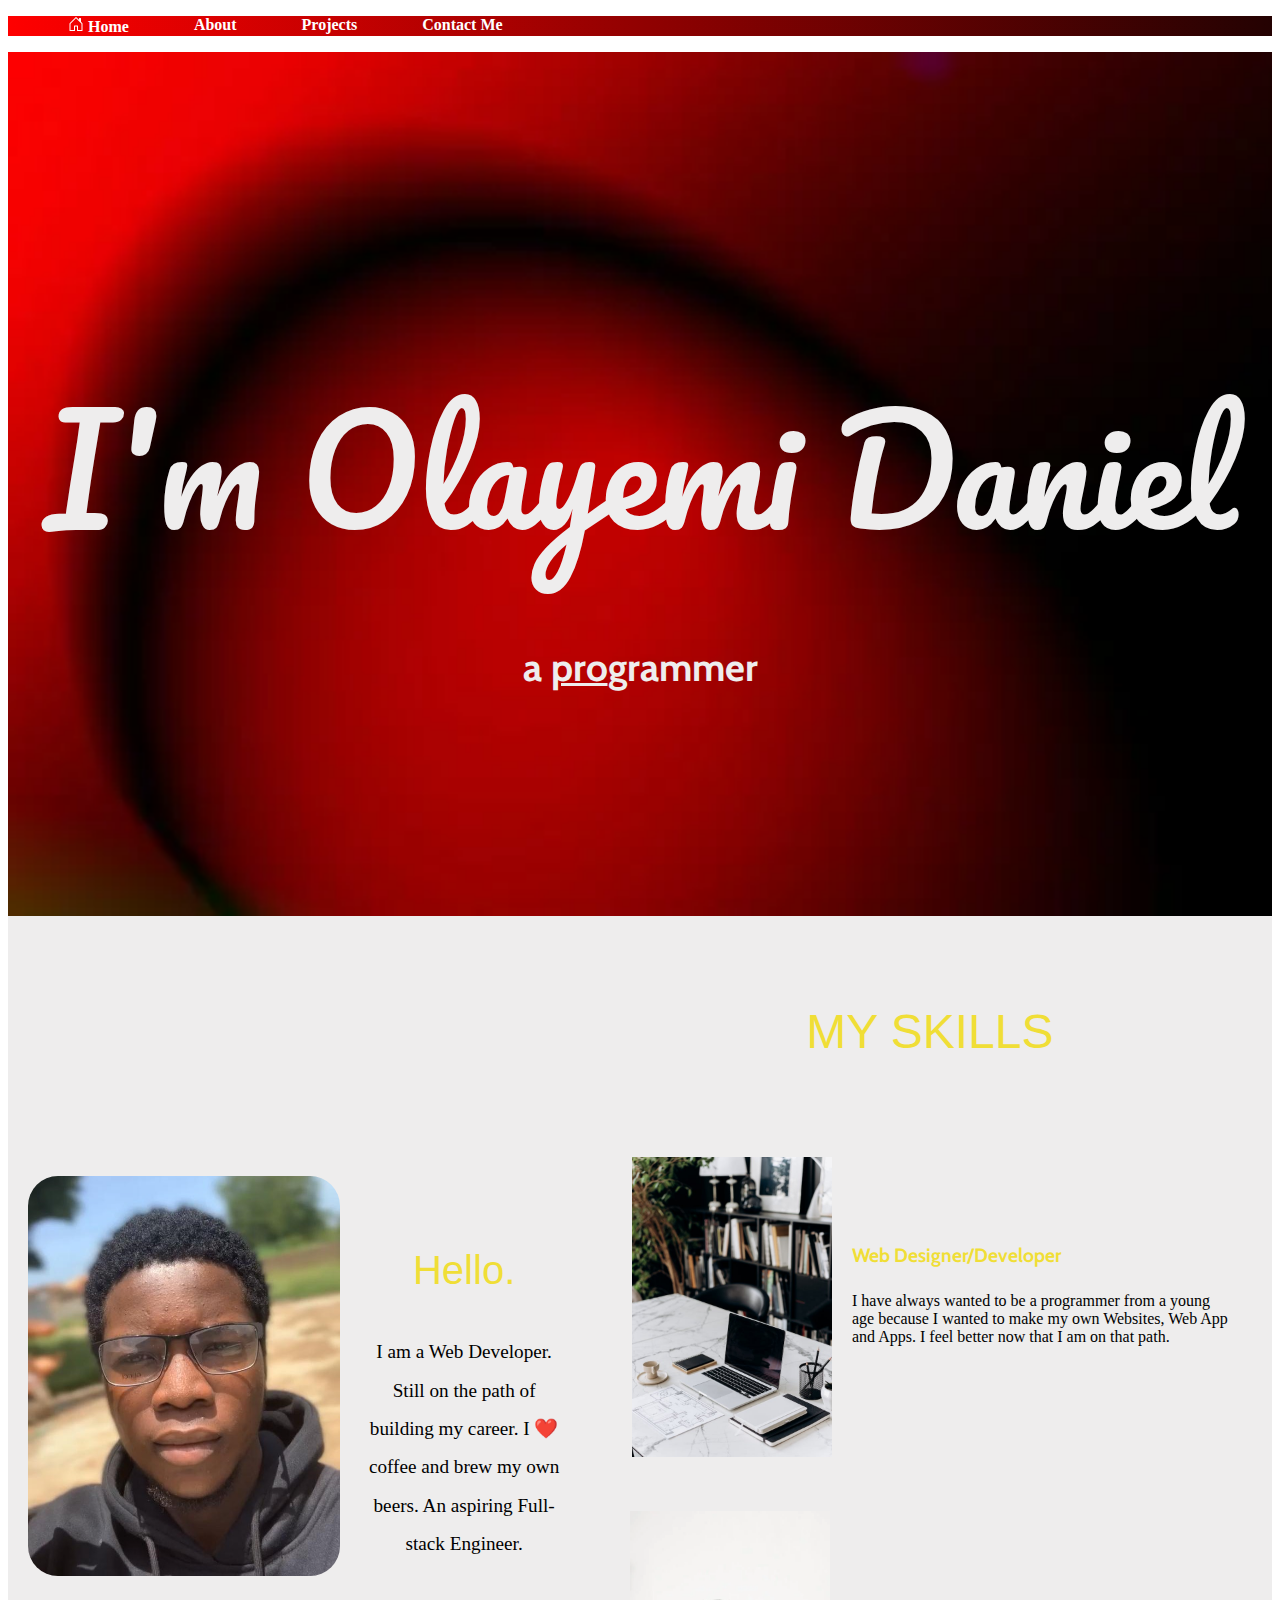
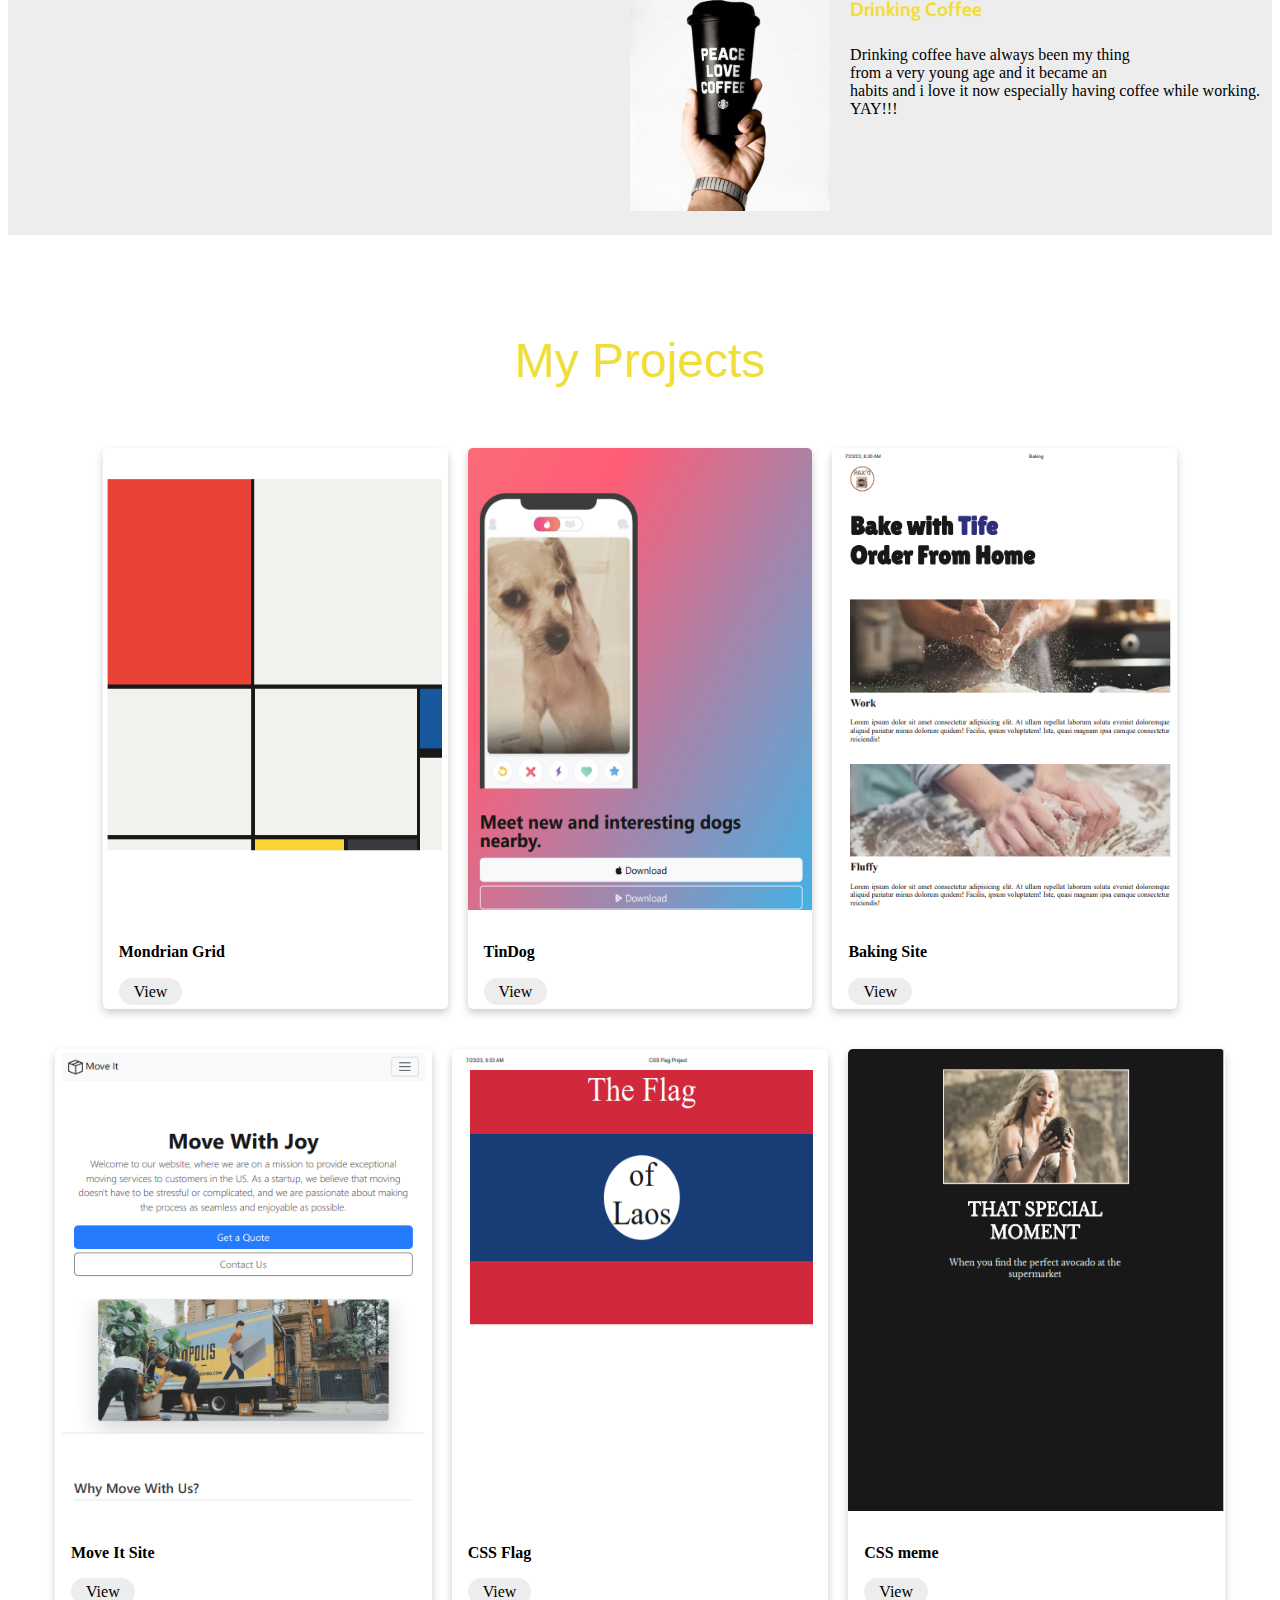
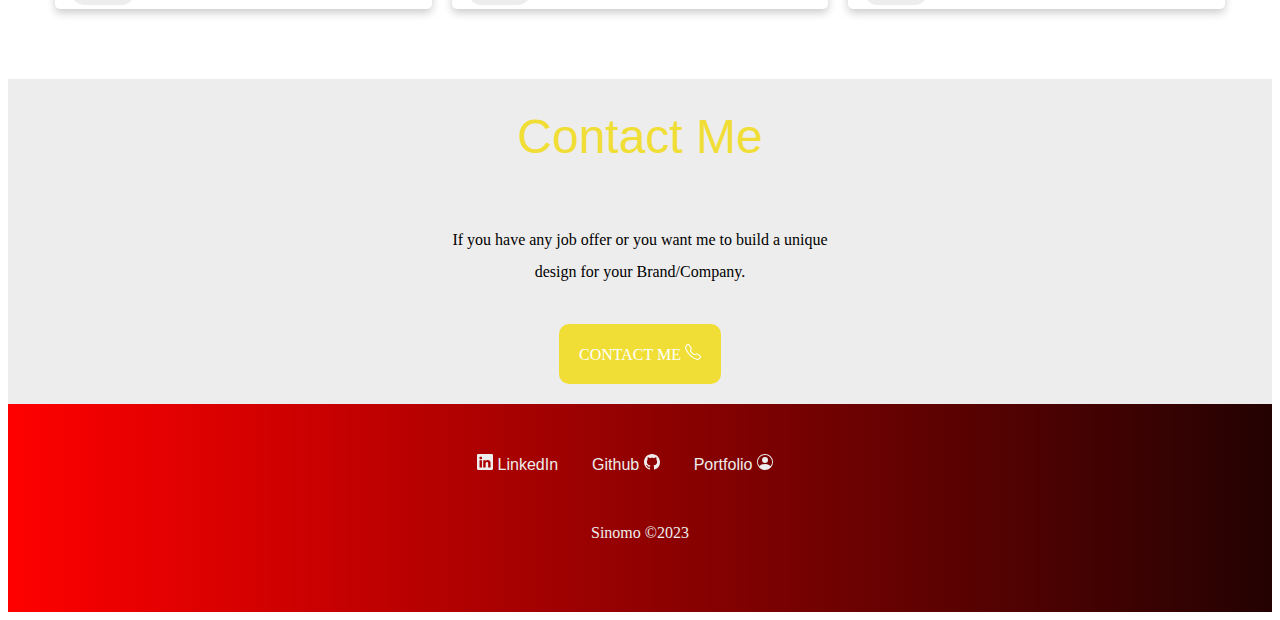
<file: index.html>
<!DOCTYPE html>
<html lang="en">
<head>
    <meta charset="UTF-8">
    <meta name="viewport" content="width=device-width, initial-scale=1.0">
    <link rel="stylesheet" href="style.css">
    <link rel="preconnect" href="https://fonts.googleapis.com">
<link rel="preconnect" href="https://fonts.gstatic.com" crossorigin>
<link href="https://fonts.googleapis.com/css2?family=Cabin&family=Pacifico&display=swap" rel="stylesheet">
    <link href="https://cdn.jsdelivr.net/npm/bootstrap@5.3.0/dist/css/bootstrap.min.css" rel="stylesheet" integrity="sha384-9ndCyUaIbzAi2FUVXJi0CjmCapSmO7SnpJef0486qhLnuZ2cdeRhO02iuK6FUUVM" crossorigin="anonymous">
    <title>Portfolio</title>
</head>
<body>
<nav class="nav">
    <ul>
        <li><a href="#">
            <svg xmlns="http://www.w3.org/2000/svg" width="16" height="16" fill="currentColor" class="bi bi-house-door" viewBox="0 0 16 16">
                <path d="M8.354 1.146a.5.5 0 0 0-.708 0l-6 6A.5.5 0 0 0 1.5 7.5v7a.5.5 0 0 0 .5.5h4.5a.5.5 0 0 0 .5-.5v-4h2v4a.5.5 0 0 0 .5.5H14a.5.5 0 0 0 .5-.5v-7a.5.5 0 0 0-.146-.354L13 5.793V2.5a.5.5 0 0 0-.5-.5h-1a.5.5 0 0 0-.5.5v1.293L8.354 1.146ZM2.5 14V7.707l5.5-5.5 5.5 5.5V14H10v-4a.5.5 0 0 0-.5-.5h-3a.5.5 0 0 0-.5.5v4H2.5Z"/>
              </svg>
            Home</a></li>
        <li><a href="#about">About</a></li>
        <li><a href="#project">Projects</a></li>
        <li><a href="#contact-me">Contact Me</a></li>
    </ul>
</nav>
    <div class="head">
       <h1>I'm Olayemi Daniel</h1>
       <h2>a <span class="und">pro</span>grammer</h2>
    </div>
<div class="absk" id="about">
    <div class="div1">
            <img src="assess/images/e44d0e6e-7c5b-44f3-9ac8-5812c4144b32.jpeg" alt="Olayemi" height="400px">
          <div style="margin-top: 40px;">
            <h3>Hello.</h3>
            <p>I am a Web Developer. Still on the path of building my career. I ❤️ coffee and brew my own beers. An aspiring Full-stack Engineer. </p>
          </div>
    </div>
    <div class="div2">
        <h3>MY SKILLS</h3>
        <div class="skills-row1">
            <div>
                <img src="assess/images/pix.jpeg" alt="my work" height="300px">
            </div>
            <div style="margin-top: 60px;">
                <h4>Web Designer/Developer</h4>
                <p>I have always wanted to be a programmer from a young <br>age because I wanted to make my own Websites, Web App <br> and Apps. I feel better now that I am on that path.</p>
            </div>
        </div>
        <div class="skills-row2">
            <div>
                <img src="assess/images/coffee.webp" alt="coffee" height="300px" style="margin-bottom: 20px;">
            </div>
           <div style="margin-top: 60px;">
            <h4>Drinking Coffee</h4>
            <p>
                Drinking coffee have always been my thing <br> from a very young age and it became an <br> habits and i love it now especially having coffee while working. <br> YAY!!!</p>
           </div>
    </div>
    </div>
</div>

<div class="project" id="project">
<div class="proj-row">
    <h3>My Projects</h3>
</div>
<div class="proj-row1">
    <div class="card">
        <img src="assess/images/goal.png" alt="Avatar" style="width:100%; height: 462px;" class="card-img">
        <div class="container">
          <h4><b>Mondrian Grid</b></h4> 
          <a href="assess/projects/10.3 Mondrian Project/index.html">View</a>
        </div>
      </div>
      <div class="card">
        <img src="assess/images/goal2.png" alt="Avatar" style="width:100%; height: 462px;" class="card-img">
        <div class="container">
          <h4><b>TinDog</b></h4> 
          <a href="assess/projects/11.3 TinDog Project/index.html">View</a> 
        </div>
      </div>
      <div class="card">
        <img src="assess/images/goal3.png" alt="Avatar" style="width:100%; height: 462px;" class="card-img">
        <div class="container">
          <h4><b>Baking Site</b></h4> 
          <a href="assess/projects/Baking project/index.html">View</a> 
        </div>
      </div>
</div>
<div class="proj-row2">
    <div class="card">
        <img src="assess/images/goal4.png" alt="Avatar" style="width:100%; height: 462px;" class="card-img">
        <div class="container">
          <h4><b>Move It Site</b></h4> 
          <a href="assess/projects/11.2 Bootstrap Components/index.html">View</a> 
        </div>
      </div>
      <div class="card">
        <img src="assess/images/goal6.png" alt="Avatar" style="width:100%; height: 462px;" class="card-img">
        <div class="container">
          <h4><b>CSS Flag</b></h4> 
          <a href="assess/projects/7.3 CSS Flag Project/index.html">View</a> 
        </div>
      </div>
      <div class="card">
        <img src="assess/images/goal 5.png" alt="Avatar" style="width:100%; height: 462px;" class="card-img">
        <div class="container">
          <h4><b>CSS meme</b></h4> 
          <a href="assess/projects/6.4 Motivation Meme Project/index.html">View</a>
        </div>
      </div>
</div>
</div>
<div class="contact-me" id="contact-me">
    <h3>Contact Me</h3>
    <p>If you have any job offer or you want me to build a unique <br>design for your Brand/Company.</p>
    <a href="mailto:omokoredaniel5@gmail.com">
        CONTACT ME
        <span>
            <svg xmlns="http://www.w3.org/2000/svg" width="16" height="16" fill="currentColor" class="bi bi-telephone" viewBox="0 0 16 16">
                <path d="M3.654 1.328a.678.678 0 0 0-1.015-.063L1.605 2.3c-.483.484-.661 1.169-.45 1.77a17.568 17.568 0 0 0 4.168 6.608 17.569 17.569 0 0 0 6.608 4.168c.601.211 1.286.033 1.77-.45l1.034-1.034a.678.678 0 0 0-.063-1.015l-2.307-1.794a.678.678 0 0 0-.58-.122l-2.19.547a1.745 1.745 0 0 1-1.657-.459L5.482 8.062a1.745 1.745 0 0 1-.46-1.657l.548-2.19a.678.678 0 0 0-.122-.58L3.654 1.328zM1.884.511a1.745 1.745 0 0 1 2.612.163L6.29 2.98c.329.423.445.974.315 1.494l-.547 2.19a.678.678 0 0 0 .178.643l2.457 2.457a.678.678 0 0 0 .644.178l2.189-.547a1.745 1.745 0 0 1 1.494.315l2.306 1.794c.829.645.905 1.87.163 2.611l-1.034 1.034c-.74.74-1.846 1.065-2.877.702a18.634 18.634 0 0 1-7.01-4.42 18.634 18.634 0 0 1-4.42-7.009c-.362-1.03-.037-2.137.703-2.877L1.885.511z"/>
              </svg>
            </span>
    </a>
</div>
<footer class="footer">
    <div class="nav-d">
            <a href="https://www.linkedin.com/in/olayemi-omokore-92887b255/">
                <svg xmlns="http://www.w3.org/2000/svg" width="16" height="16" fill="currentColor" class="bi bi-linkedin" viewBox="0 0 16 16">
                    <path d="M0 1.146C0 .513.526 0 1.175 0h13.65C15.474 0 16 .513 16 1.146v13.708c0 .633-.526 1.146-1.175 1.146H1.175C.526 16 0 15.487 0 14.854V1.146zm4.943 12.248V6.169H2.542v7.225h2.401zm-1.2-8.212c.837 0 1.358-.554 1.358-1.248-.015-.709-.52-1.248-1.342-1.248-.822 0-1.359.54-1.359 1.248 0 .694.521 1.248 1.327 1.248h.016zm4.908 8.212V9.359c0-.216.016-.432.08-.586.173-.431.568-.878 1.232-.878.869 0 1.216.662 1.216 1.634v3.865h2.401V9.25c0-2.22-1.184-3.252-2.764-3.252-1.274 0-1.845.7-2.165 1.193v.025h-.016a5.54 5.54 0 0 1 .016-.025V6.169h-2.4c.03.678 0 7.225 0 7.225h2.4z"/>
                  </svg>
                LinkedIn</a>
            <a href="https://github.com/SINOMO1">Github
                <svg xmlns="http://www.w3.org/2000/svg" width="16" height="16" fill="currentColor" class="bi bi-github" viewBox="0 0 16 16">
                    <path d="M8 0C3.58 0 0 3.58 0 8c0 3.54 2.29 6.53 5.47 7.59.4.07.55-.17.55-.38 0-.19-.01-.82-.01-1.49-2.01.37-2.53-.49-2.69-.94-.09-.23-.48-.94-.82-1.13-.28-.15-.68-.52-.01-.53.63-.01 1.08.58 1.23.82.72 1.21 1.87.87 2.33.66.07-.52.28-.87.51-1.07-1.78-.2-3.64-.89-3.64-3.95 0-.87.31-1.59.82-2.15-.08-.2-.36-1.02.08-2.12 0 0 .67-.21 2.2.82.64-.18 1.32-.27 2-.27.68 0 1.36.09 2 .27 1.53-1.04 2.2-.82 2.2-.82.44 1.1.16 1.92.08 2.12.51.56.82 1.27.82 2.15 0 3.07-1.87 3.75-3.65 3.95.29.25.54.73.54 1.48 0 1.07-.01 1.93-.01 2.2 0 .21.15.46.55.38A8.012 8.012 0 0 0 16 8c0-4.42-3.58-8-8-8z"/>
                  </svg>
            </a>
            <a href="index.html">Portfolio
                <svg xmlns="http://www.w3.org/2000/svg" width="16" height="16" fill="currentColor" class="bi bi-person-circle" viewBox="0 0 16 16">
                    <path d="M11 6a3 3 0 1 1-6 0 3 3 0 0 1 6 0z"/>
                    <path fill-rule="evenodd" d="M0 8a8 8 0 1 1 16 0A8 8 0 0 1 0 8zm8-7a7 7 0 0 0-5.468 11.37C3.242 11.226 4.805 10 8 10s4.757 1.225 5.468 2.37A7 7 0 0 0 8 1z"/>
                  </svg>
            </a>
    </div> 
    <div>
        <p>Sinomo ©2023</p>
    </div>
</footer>

      <script src="https://cdn.jsdelivr.net/npm/bootstrap@5.3.0/dist/js/bootstrap.bundle.min.js" integrity="sha384-geWF76RCwLtnZ8qwWowPQNguL3RmwHVBC9FhGdlKrxdiJJigb/j/68SIy3Te4Bkz" crossorigin="anonymous"></script>
</body>
</html>
</file>
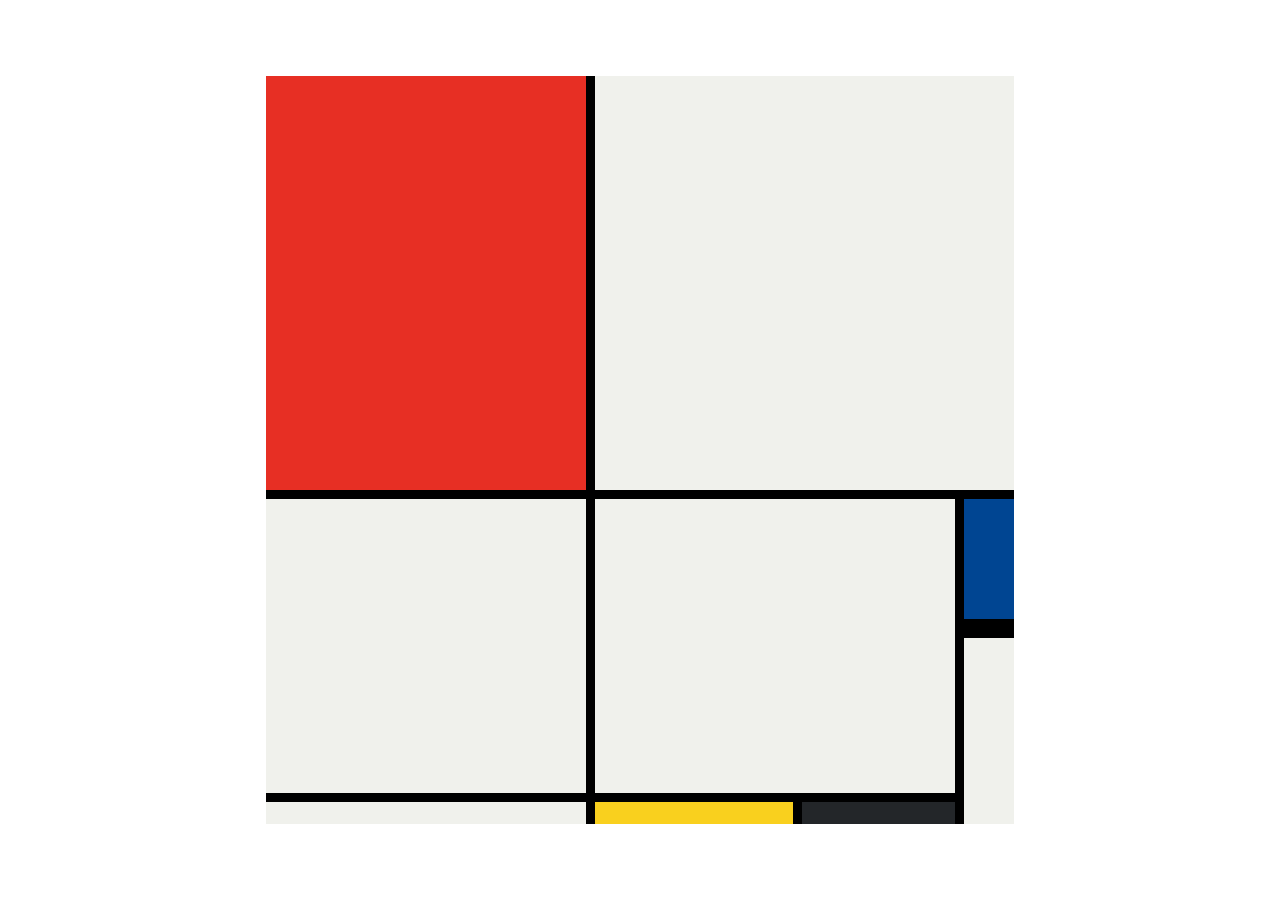
<file: assess/projects/10.3 Mondrian Project/index.html>
<!DOCTYPE html>
<html lang="en">

<head>
  <meta charset="UTF-8">
  <meta name="viewport" content="width=device-width, initial-scale=1.0">
  <title>Mondrian Project</title>
  <style>
    body {
      display: flex;
      justify-content: center;
      align-items: center;
      height: 100vh;
      margin: 0;
      padding: 0;
    }
    .container {
      display: grid;
      width: 748px;
      height: 748px;
      background-color: #000;
      grid-template-columns: 320px 198px 153px 50px;
      grid-template-rows: 414px 130px 155px 22px;
      gap: 9px;
    }
    .item {
      background-color: #F0F1EC;
    }


    .red {
      background-color: #E72F24;
    }

    .white1 {
      grid-column: span 3;
    }

    .white2 {
      grid-row: span 2;
    }

    .white3 {
      grid-area: 2 / 2 / 4 /4
    }

    .blue {
      background-color: #004592;
      border-bottom: 10px solid #000;
    }

    .white4 {
      grid-row: span 2;
    }

    .yellow {
      background-color: #F9D01E;
    }

    .black {
      background-color: #232629;
    }

    /* For dimensions, see dimensions.png image.
    HINT: Remember you can't change the properties of grid lines.
    But grid lines are transparent! */
   
  </style>
</head>

<body>
    <div class="container">
      <div class="item red"></div>
      <div class="item white1"></div>
      <div class="item white2"></div>
      <div class="item white3"></div>
  
      <div class="item blue"></div>
      <div class="item white4"></div>
  
      <div class="item"></div>
      <div class="item yellow"></div>
      <div class="item black"></div>
  </div>
</body>

</html>
</file>
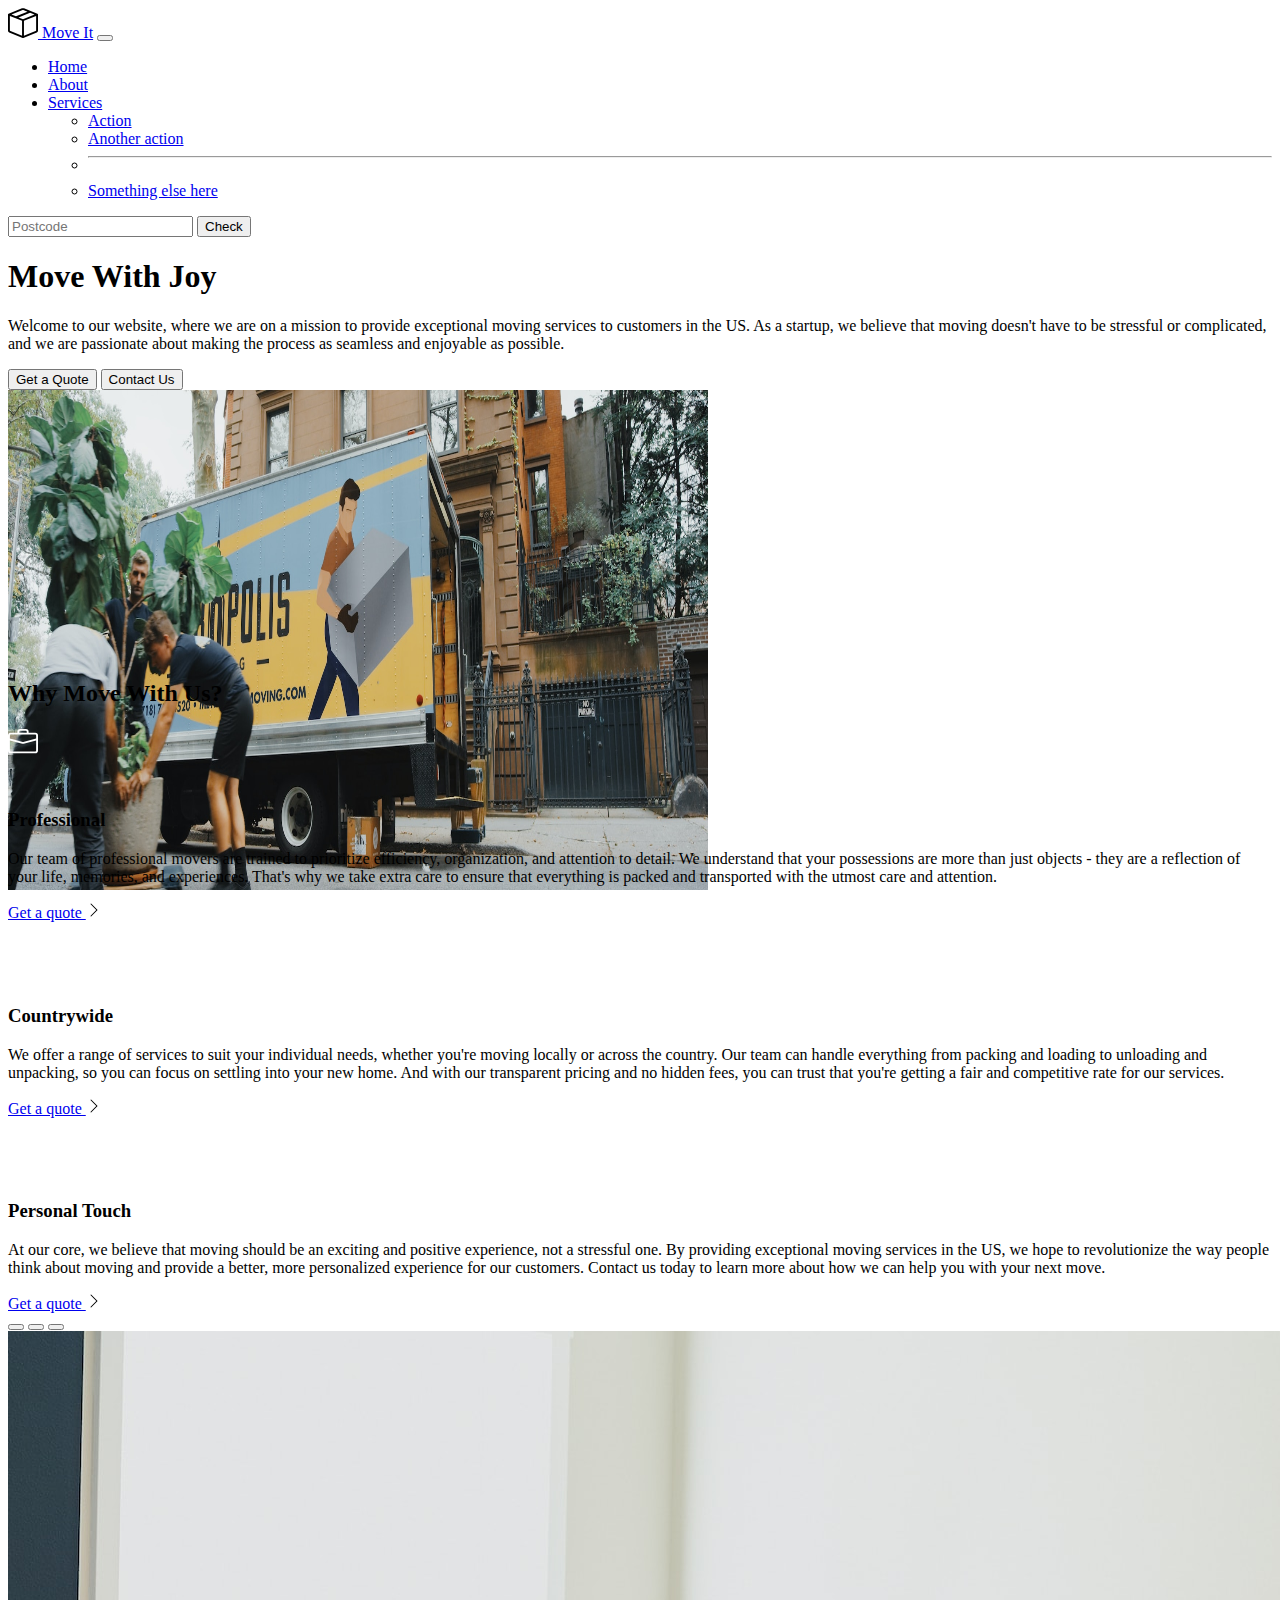
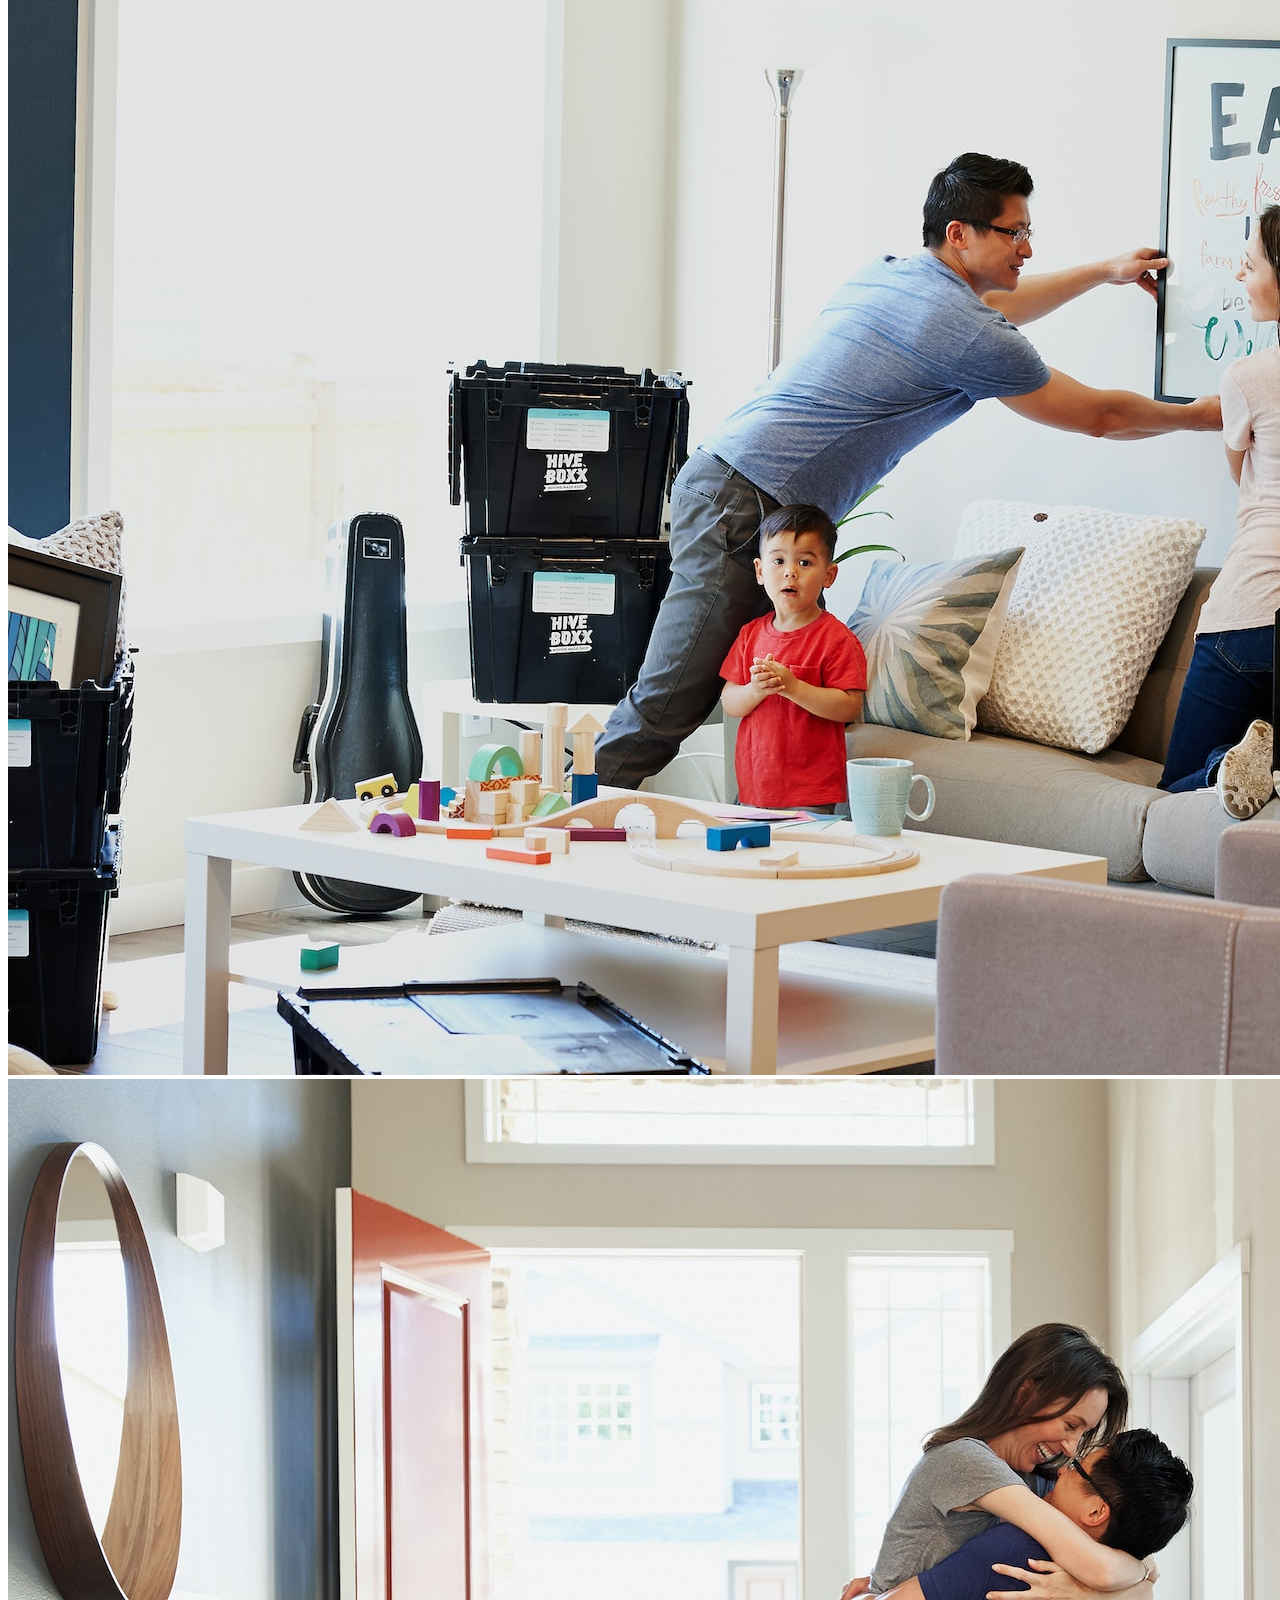
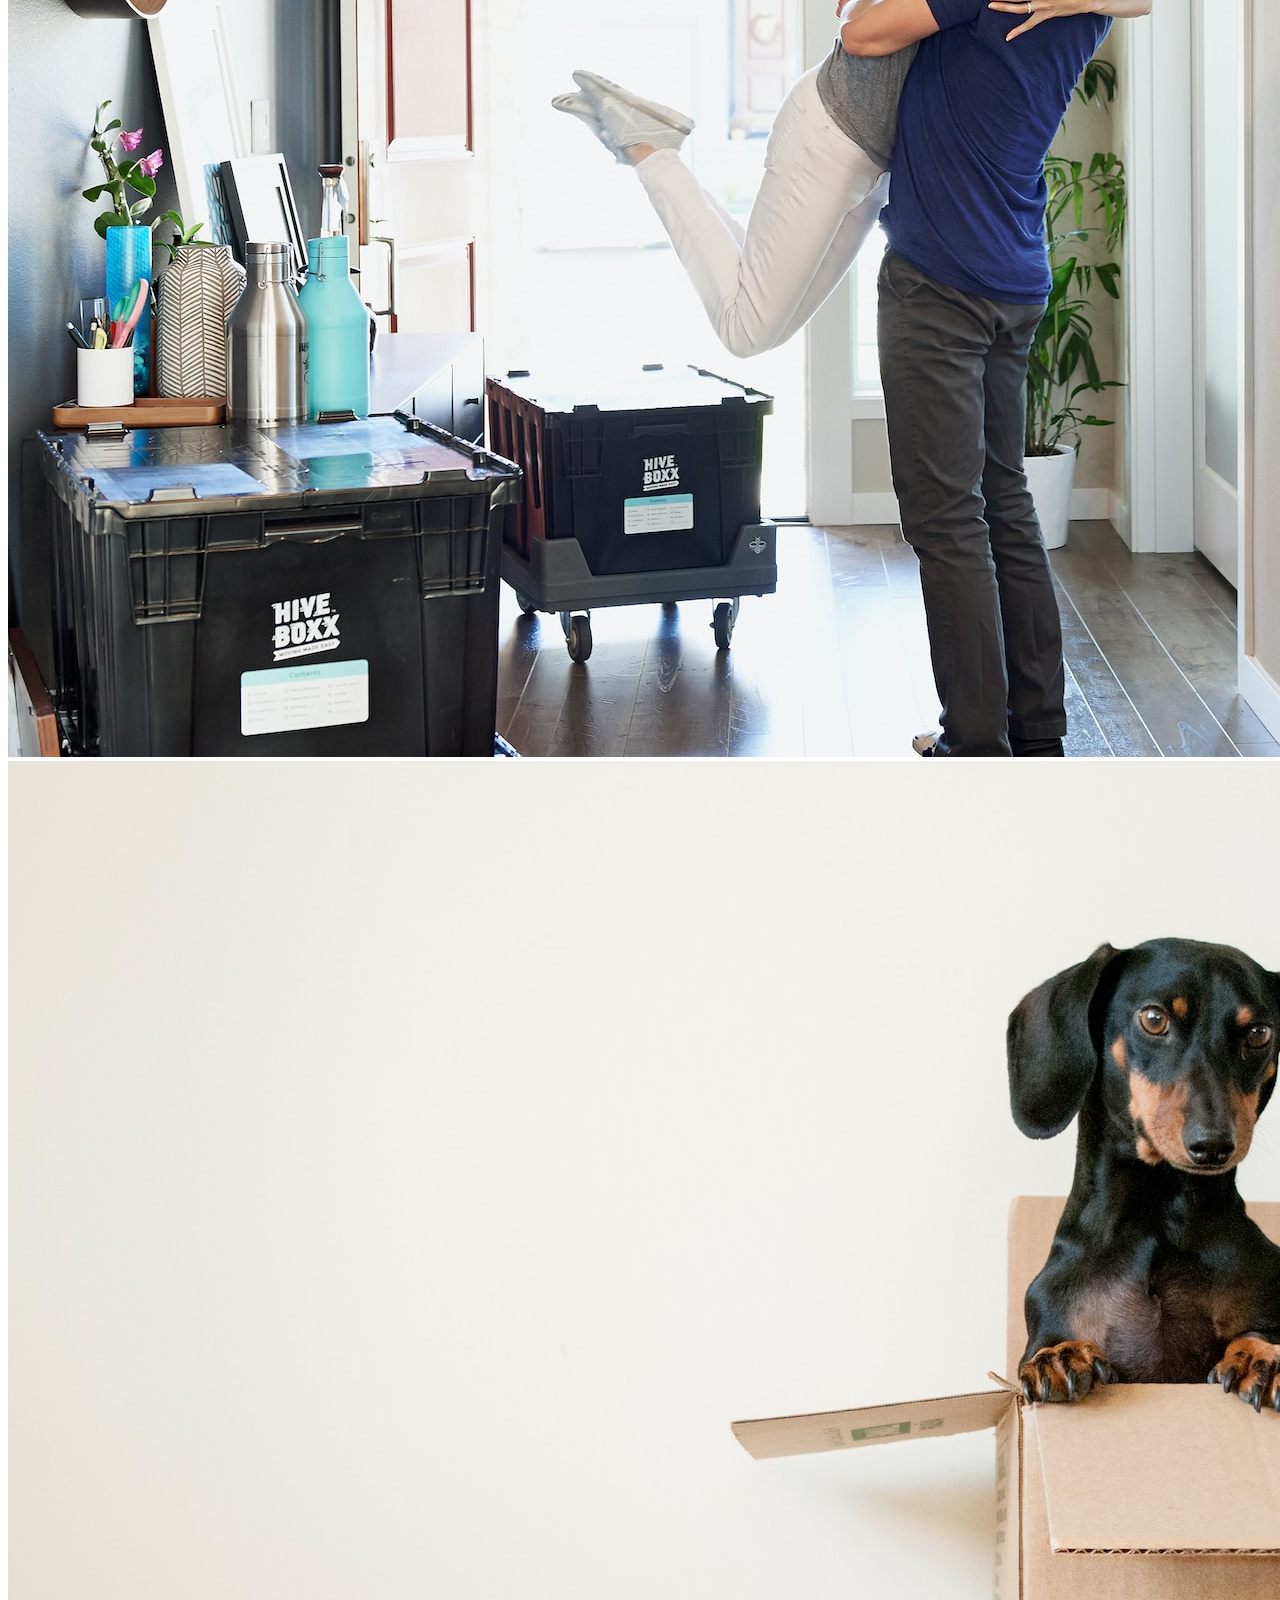
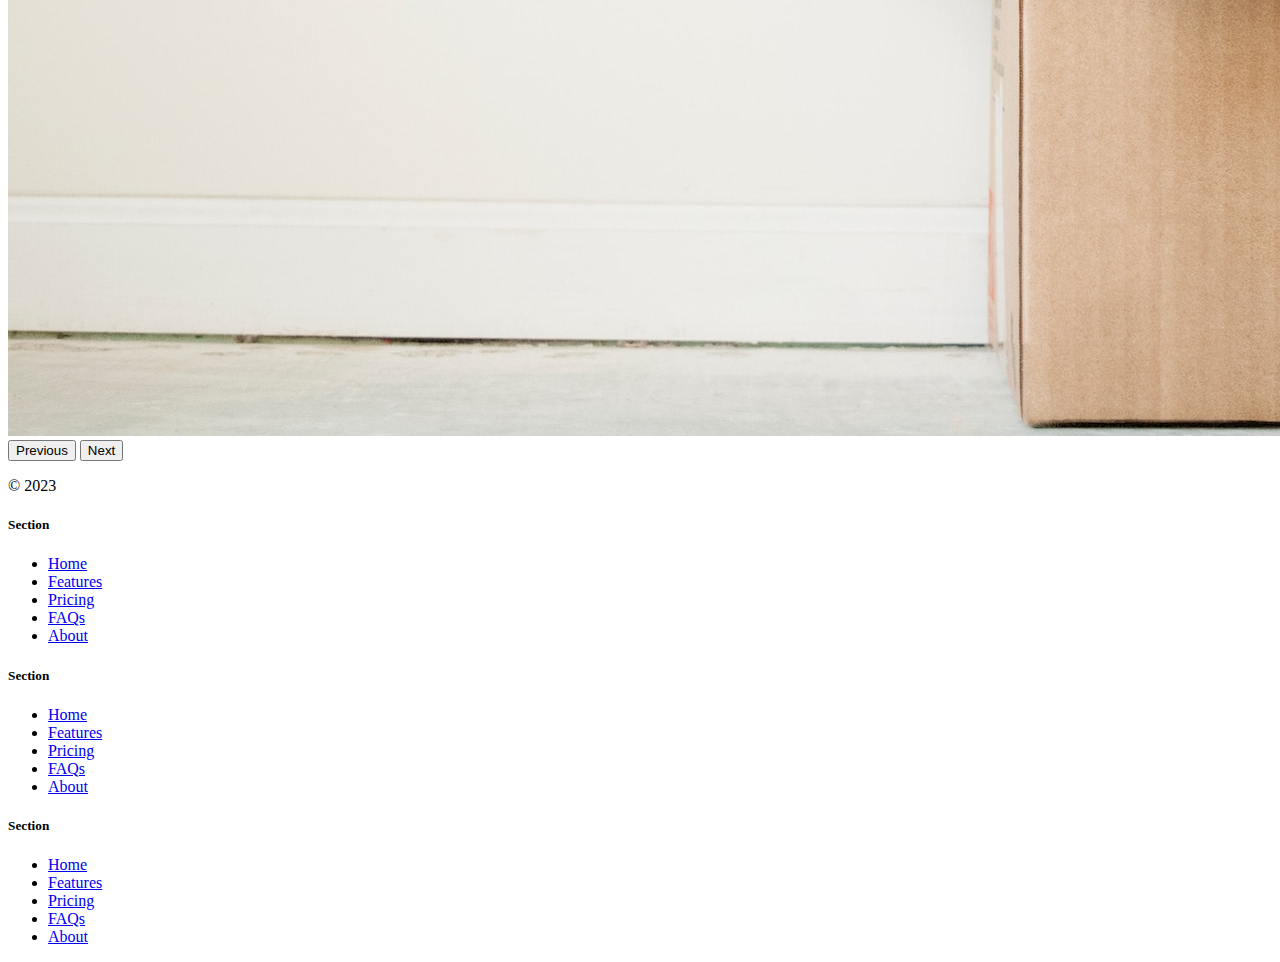
<file: assess/projects/11.2 Bootstrap Components/index.html>
<!DOCTYPE html>
<html lang="en" data-bs-theme="dark">

<head>
  <meta charset="UTF-8">
  <meta name="viewport" content="width=device-width, initial-scale=1.0">
  <title>Bootstrap Components</title>
  <link href="https://cdn.jsdelivr.net/npm/bootstrap@5.3.0-alpha2/dist/css/bootstrap.min.css" rel="stylesheet"
    integrity="sha384-aFq/bzH65dt+w6FI2ooMVUpc+21e0SRygnTpmBvdBgSdnuTN7QbdgL+OapgHtvPp" crossorigin="anonymous">
  <style>
.feature-icon {
    width: 4rem;
    height: 4rem;
    border-radius: 0.75rem;
}
  </style>
</head>

<body>
  <nav class="navbar navbar-expand-lg bg-body-tertiary">
    <div class="container-fluid">
      <a class="navbar-brand" href="#">
        <img src="box-seam.svg" alt="logo" height="30px"> 
        Move It</a>
      <button class="navbar-toggler" type="button" data-bs-toggle="collapse" data-bs-target="#navbarSupportedContent" aria-controls="navbarSupportedContent" aria-expanded="false" aria-label="Toggle navigation">
        <span class="navbar-toggler-icon"></span>
      </button>
      <div class="collapse navbar-collapse" id="navbarSupportedContent">
        <ul class="navbar-nav me-auto mb-2 mb-lg-0">
          <li class="nav-item">
            <a class="nav-link active" aria-current="page" href="#">Home</a>
          </li>
          <li class="nav-item">
            <a class="nav-link" href="#">About</a>
          </li>
          <li class="nav-item dropdown">
            <a class="nav-link dropdown-toggle" href="#" role="button" data-bs-toggle="dropdown" aria-expanded="false">
              Services
            </a>
            <ul class="dropdown-menu">
              <li><a class="dropdown-item" href="#">Action</a></li>
              <li><a class="dropdown-item" href="#">Another action</a></li>
              <li><hr class="dropdown-divider"></li>
              <li><a class="dropdown-item" href="#">Something else here</a></li>
            </ul>
          </li>
        </ul>
        <form class="d-flex" role="search">
          <input class="form-control me-2" type="search" placeholder="Postcode" aria-label="Search">
          <button class="btn btn-outline-success" type="submit">Check</button>
        </form>
      </div>
    </div>
  </nav>
  
  <div class="px-4 pt-5 my-5 text-center border-bottom">
    <h1 class="display-4 fw-bold text-body-emphasis">Move With Joy</h1>
    <div class="col-lg-6 mx-auto">
      <p class="lead mb-4">Welcome to our website, where we are on a mission to provide exceptional moving services to customers in the US. As a startup, we believe that moving doesn't have to be stressful or complicated, and we are passionate about making the process as seamless and enjoyable as possible.</p>
      <div class="d-grid gap-2 d-sm-flex justify-content-sm-center mb-5">
        <button type="button" class="btn btn-primary btn-lg px-4 me-sm-3">Get a Quote</button>
        <button type="button" class="btn btn-outline-secondary btn-lg px-4">Contact Us</button>
      </div>
    </div>
    <div class="overflow-hidden" style="max-height: 30vh;">
      <div class="container px-5">
        <img src="moving-van.jpg" class="img-fluid border rounded-3 shadow-lg mb-4" alt="Example image" width="700" height="500" loading="lazy">
      </div>
    </div>
  </div>
  <div class="container px-4 py-5" id="featured-3">
    <h2 class="pb-2 border-bottom">Why Move With Us?</h2>
    <div class="row g-4 py-5 row-cols-1 row-cols-lg-3">
      <div class="feature col">
        <div class="feature-icon d-inline-flex align-items-center justify-content-center text-bg-primary bg-gradient fs-2 mb-3">
          <img src="briefcase.svg" alt="briefcase" height="30px">
        </div>
        <h3 class="fs-2 text-body-emphasis">Professional</h3>
        <p>Our team of professional movers are trained to prioritize efficiency, organization, and attention to detail. We understand that your possessions are more than just objects - they are a reflection of your life, memories, and experiences. That's why we take extra care to ensure that everything is packed and transported with the utmost care and attention.</p>
        <a href="#" class="icon-link">
          Get a quote
          <img src="chevron-right.svg" alt="briefcase">
        </a>
      </div>
      <div class="feature col">
        <div class="feature-icon d-inline-flex align-items-center justify-content-center text-bg-primary bg-gradient fs-2 mb-3">
          <img src="bus-front.svg" alt="briefcase" height="30px">
        </div>
        <h3 class="fs-2 text-body-emphasis">Countrywide</h3>
        <p>We offer a range of services to suit your individual needs, whether you're moving locally or across the country. Our team can handle everything from packing and loading to unloading and unpacking, so you can focus on settling into your new home. And with our transparent pricing and no hidden fees, you can trust that you're getting a fair and competitive rate for our services.</p>
        <a href="#" class="icon-link">
          Get a quote
          <img src="chevron-right.svg" alt="briefcase">
        </a>
      </div>
      <div class="feature col">
        <div class="feature-icon d-inline-flex align-items-center justify-content-center text-bg-primary bg-gradient fs-2 mb-3">
          <img src="chat-square-heart.svg" alt="briefcase" height="30px">
        </div>
        <h3 class="fs-2 text-body-emphasis">Personal Touch</h3>
        <p>At our core, we believe that moving should be an exciting and positive experience, not a stressful one. By providing exceptional moving services in the US, we hope to revolutionize the way people think about moving and provide a better, more personalized experience for our customers. Contact us today to learn more about how we can help you with your next move.</p>
        <a href="#" class="icon-link">
          Get a quote
          <img src="chevron-right.svg" alt="briefcase">
        </a>
      </div>
    </div>
  </div>
  <div class="container">
  <div id="carouselExampleIndicators" class="carousel slide">
    <div class="carousel-indicators">
      <button type="button" data-bs-target="#carouselExampleIndicators" data-bs-slide-to="0" class="active" aria-current="true" aria-label="Slide 1"></button>
      <button type="button" data-bs-target="#carouselExampleIndicators" data-bs-slide-to="1" aria-label="Slide 2"></button>
      <button type="button" data-bs-target="#carouselExampleIndicators" data-bs-slide-to="2" aria-label="Slide 3"></button>
    </div>
    <div class="carousel-inner">
      <div class="carousel-item active">
        <img src="family.jpg" class="d-block w-100" alt="...">
      </div>
      <div class="carousel-item">
        <img src="couple.jpg" class="d-block w-100" alt="...">
      </div>
      <div class="carousel-item">
        <img src="dog.jpg" class="d-block w-100" alt="...">
      </div>
    </div>
    <button class="carousel-control-prev" type="button" data-bs-target="#carouselExampleIndicators" data-bs-slide="prev">
      <span class="carousel-control-prev-icon" aria-hidden="true"></span>
      <span class="visually-hidden">Previous</span>
    </button>
    <button class="carousel-control-next" type="button" data-bs-target="#carouselExampleIndicators" data-bs-slide="next">
      <span class="carousel-control-next-icon" aria-hidden="true"></span>
      <span class="visually-hidden">Next</span>
    </button>
  </div>
</div>
<div class="container">
  <footer class="row row-cols-1 row-cols-sm-2 row-cols-md-5 py-5 my-5 border-top">
    <div class="col mb-3">
      <p class="text-body-secondary">© 2023</p>
    </div>

    <div class="col mb-3">

    </div>

    <div class="col mb-3">
      <h5>Section</h5>
      <ul class="nav flex-column">
        <li class="nav-item mb-2"><a href="#" class="nav-link p-0 text-body-secondary">Home</a></li>
        <li class="nav-item mb-2"><a href="#" class="nav-link p-0 text-body-secondary">Features</a></li>
        <li class="nav-item mb-2"><a href="#" class="nav-link p-0 text-body-secondary">Pricing</a></li>
        <li class="nav-item mb-2"><a href="#" class="nav-link p-0 text-body-secondary">FAQs</a></li>
        <li class="nav-item mb-2"><a href="#" class="nav-link p-0 text-body-secondary">About</a></li>
      </ul>
    </div>

    <div class="col mb-3">
      <h5>Section</h5>
      <ul class="nav flex-column">
        <li class="nav-item mb-2"><a href="#" class="nav-link p-0 text-body-secondary">Home</a></li>
        <li class="nav-item mb-2"><a href="#" class="nav-link p-0 text-body-secondary">Features</a></li>
        <li class="nav-item mb-2"><a href="#" class="nav-link p-0 text-body-secondary">Pricing</a></li>
        <li class="nav-item mb-2"><a href="#" class="nav-link p-0 text-body-secondary">FAQs</a></li>
        <li class="nav-item mb-2"><a href="#" class="nav-link p-0 text-body-secondary">About</a></li>
      </ul>
    </div>

    <div class="col mb-3">
      <h5>Section</h5>
      <ul class="nav flex-column">
        <li class="nav-item mb-2"><a href="#" class="nav-link p-0 text-body-secondary">Home</a></li>
        <li class="nav-item mb-2"><a href="#" class="nav-link p-0 text-body-secondary">Features</a></li>
        <li class="nav-item mb-2"><a href="#" class="nav-link p-0 text-body-secondary">Pricing</a></li>
        <li class="nav-item mb-2"><a href="#" class="nav-link p-0 text-body-secondary">FAQs</a></li>
        <li class="nav-item mb-2"><a href="#" class="nav-link p-0 text-body-secondary">About</a></li>
      </ul>
    </div>
  </footer>
</div>




  <script src="https://cdn.jsdelivr.net/npm/bootstrap@5.3.0/dist/js/bootstrap.bundle.min.js" integrity="sha384-geWF76RCwLtnZ8qwWowPQNguL3RmwHVBC9FhGdlKrxdiJJigb/j/68SIy3Te4Bkz" crossorigin="anonymous"></script>
</body>

</html>
</file>
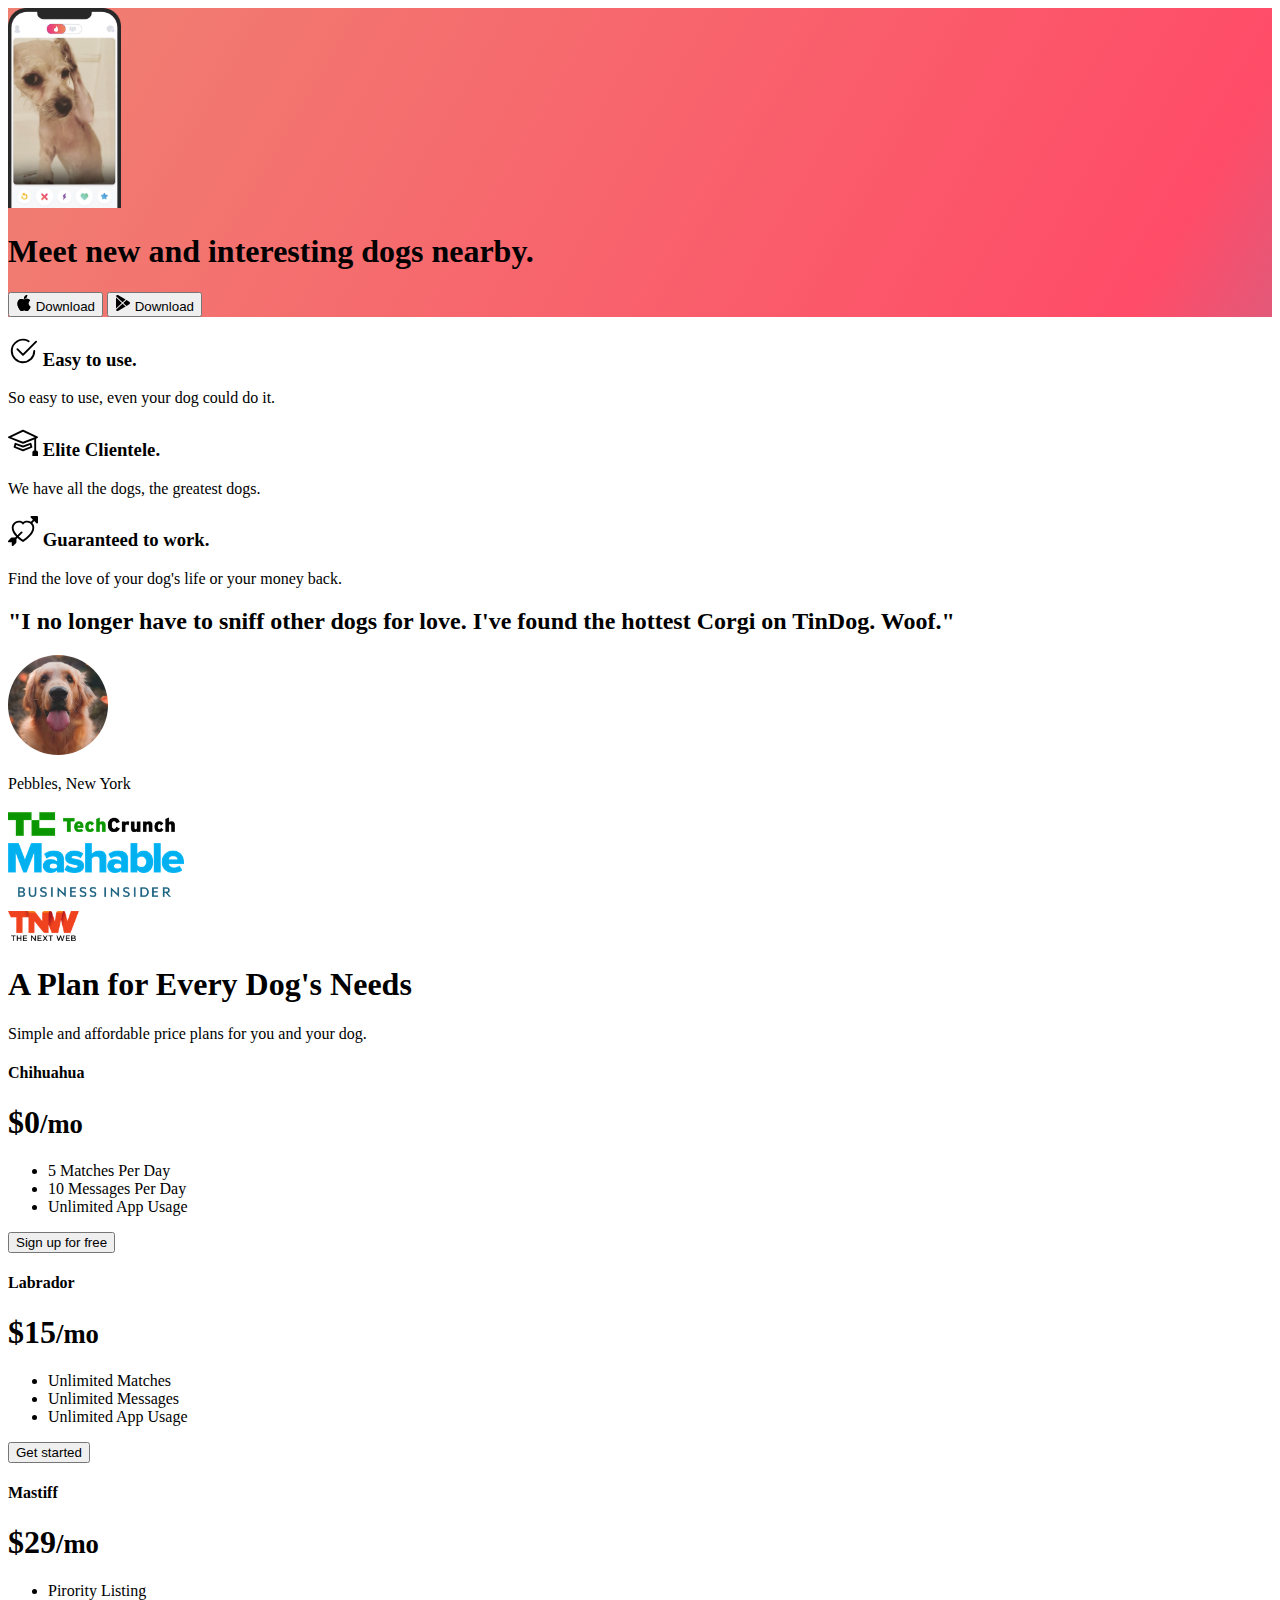
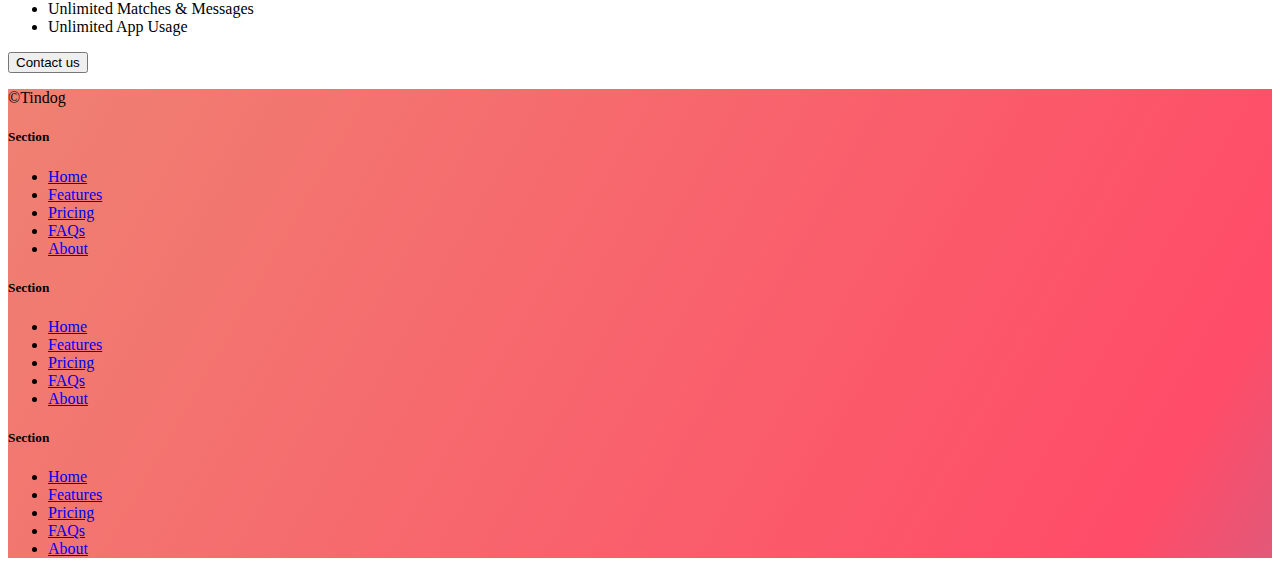
<file: assess/projects/11.3 TinDog Project/index.html>
<!DOCTYPE html>
<html lang="en">

<head>
  <meta charset="UTF-8">
  <meta name="viewport" content="width=device-width, initial-scale=1.0">
  <title>TinDog</title>
  <link rel="stylesheet" href="css/style.css">
  <link href="https://cdn.jsdelivr.net/npm/bootstrap@5.3.0/dist/css/bootstrap.min.css" rel="stylesheet" integrity="sha384-9ndCyUaIbzAi2FUVXJi0CjmCapSmO7SnpJef0486qhLnuZ2cdeRhO02iuK6FUUVM" crossorigin="anonymous">
</head>

<body>

  <!-- Title -->
  <section id="title" class="gradient-background">
    <div class="container col-xxl-8 px-4 pt-5">
      <div class="row flex-lg-row-reverse align-items-center g-5 pt-5">
        <div class="col-10 col-sm-8 col-lg-6">
          <img src="images/iphone.png" class="d-block mx-lg-auto img-fluid" alt="Bootstrap Themes" height="200" loading="lazy">
        </div>
        <div class="col-lg-6">
          <h1 class="display-5 fw-bold text-body-emphasis lh-1 mb-3">Meet new and interesting dogs nearby.</h1>
          <div class="d-grid gap-2 d-md-flex justify-content-md-start">
            <button type="button" class="btn btn-light btn-lg px-4 me-md-2">
              <svg xmlns="http://www.w3.org/2000/svg" width="16" height="16" fill="currentColor"
                class="bi bi-apple mb-1" viewBox="0 0 16 16">
<path
                  d="M11.182.008C11.148-.03 9.923.023 8.857 1.18c-1.066 1.156-.902 2.482-.878 2.516.024.034 1.52.087 2.475-1.258.955-1.345.762-2.391.728-2.43Zm3.314 11.733c-.048-.096-2.325-1.234-2.113-3.422.212-2.189 1.675-2.789 1.698-2.854.023-.065-.597-.79-1.254-1.157a3.692 3.692 0 0 0-1.563-.434c-.108-.003-.483-.095-1.254.116-.508.139-1.653.589-1.968.607-.316.018-1.256-.522-2.267-.665-.647-.125-1.333.131-1.824.328-.49.196-1.422.754-2.074 2.237-.652 1.482-.311 3.83-.067 4.56.244.729.625 1.924 1.273 2.796.576.984 1.34 1.667 1.659 1.899.319.232 1.219.386 1.843.067.502-.308 1.408-.485 1.766-.472.357.013 1.061.154 1.782.539.571.197 1.111.115 1.652-.105.541-.221 1.324-1.059 2.238-2.758.347-.79.505-1.217.473-1.282Z" />
<path
                  d="M11.182.008C11.148-.03 9.923.023 8.857 1.18c-1.066 1.156-.902 2.482-.878 2.516.024.034 1.52.087 2.475-1.258.955-1.345.762-2.391.728-2.43Zm3.314 11.733c-.048-.096-2.325-1.234-2.113-3.422.212-2.189 1.675-2.789 1.698-2.854.023-.065-.597-.79-1.254-1.157a3.692 3.692 0 0 0-1.563-.434c-.108-.003-.483-.095-1.254.116-.508.139-1.653.589-1.968.607-.316.018-1.256-.522-2.267-.665-.647-.125-1.333.131-1.824.328-.49.196-1.422.754-2.074 2.237-.652 1.482-.311 3.83-.067 4.56.244.729.625 1.924 1.273 2.796.576.984 1.34 1.667 1.659 1.899.319.232 1.219.386 1.843.067.502-.308 1.408-.485 1.766-.472.357.013 1.061.154 1.782.539.571.197 1.111.115 1.652-.105.541-.221 1.324-1.059 2.238-2.758.347-.79.505-1.217.473-1.282Z" />
</svg>
              Download</button>
            <button type="button" class="btn btn-outline-light btn-lg px-4">
              <svg xmlns="http://www.w3.org/2000/svg" width="16" height="16" fill="currentColor"
                class="bi bi-google-play mb-1" viewBox="0 0 16 16">
<path
                  d="M14.222 9.374c1.037-.61 1.037-2.137 0-2.748L11.528 5.04 8.32 8l3.207 2.96 2.694-1.586Zm-3.595 2.116L7.583 8.68 1.03 14.73c.201 1.029 1.36 1.61 2.303 1.055l7.294-4.295ZM1 13.396V2.603L6.846 8 1 13.396ZM1.03 1.27l6.553 6.05 3.044-2.81L3.333.215C2.39-.341 1.231.24 1.03 1.27Z" />
</svg>
              Download</button>
          </div>
        </div>
      </div>
    </div>
  </section>
  <!-- Features -->
  <section id="features" class="container">
    <div class="row g-4 py-5 row-cols-1 row-cols-lg-3">
      <div class="feature col">
 <h3 class="fs-2 text-body-emphasis">
  <svg xmlns="http://www.w3.org/2000/svg" height="30" fill="currentColor" class="bi bi-check2-circle"
              viewBox="0 0 16 16">
<path
                d="M2.5 8a5.5 5.5 0 0 1 8.25-4.764.5.5 0 0 0 .5-.866A6.5 6.5 0 1 0 14.5 8a.5.5 0 0 0-1 0 5.5 5.5 0 1 1-11 0z" />
<path
                d="M15.354 3.354a.5.5 0 0 0-.708-.708L8 9.293 5.354 6.646a.5.5 0 1 0-.708.708l3 3a.5.5 0 0 0 .708 0l7-7z" />
</svg>
Easy to use.</h3>
        <p>So easy to use, even your dog could do it.</p>
      </div>
      <div class="feature col">
        <h3 class="fs-2 text-body-emphasis">
          <svg xmlns="http://www.w3.org/2000/svg" height="30" fill="currentColor" class="bi bi-mortarboard" viewBox="0 0 16 16">
            <path d="M8.211 2.047a.5.5 0 0 0-.422 0l-7.5 3.5a.5.5 0 0 0 .025.917l7.5 3a.5.5 0 0 0 .372 0L14 7.14V13a1 1 0 0 0-1 1v2h3v-2a1 1 0 0 0-1-1V6.739l.686-.275a.5.5 0 0 0 .025-.917l-7.5-3.5ZM8 8.46 1.758 5.965 8 3.052l6.242 2.913L8 8.46Z"/>
            <path d="M4.176 9.032a.5.5 0 0 0-.656.327l-.5 1.7a.5.5 0 0 0 .294.605l4.5 1.8a.5.5 0 0 0 .372 0l4.5-1.8a.5.5 0 0 0 .294-.605l-.5-1.7a.5.5 0 0 0-.656-.327L8 10.466 4.176 9.032Zm-.068 1.873.22-.748 3.496 1.311a.5.5 0 0 0 .352 0l3.496-1.311.22.748L8 12.46l-3.892-1.556Z"/>
            </svg>
          Elite Clientele.</h3>
        <p>We have all the dogs, the greatest dogs.</p>
      </div>
      <div class="feature col">
        <h3 class="fs-2 text-body-emphasis">
          <svg xmlns="http://www.w3.org/2000/svg" height="30" fill="currentColor" class="bi bi-arrow-through-heart"
              viewBox="0 0 16 16">
<path fill-rule="evenodd"
                d="M2.854 15.854A.5.5 0 0 1 2 15.5V14H.5a.5.5 0 0 1-.354-.854l1.5-1.5A.5.5 0 0 1 2 11.5h1.793l.53-.53c-.771-.802-1.328-1.58-1.704-2.32-.798-1.575-.775-2.996-.213-4.092C3.426 2.565 6.18 1.809 8 3.233c1.25-.98 2.944-.928 4.212-.152L13.292 2 12.147.854A.5.5 0 0 1 12.5 0h3a.5.5 0 0 1 .5.5v3a.5.5 0 0 1-.854.354L14 2.707l-1.006 1.006c.236.248.44.531.6.845.562 1.096.585 2.517-.213 4.092-.793 1.563-2.395 3.288-5.105 5.08L8 13.912l-.276-.182a21.86 21.86 0 0 1-2.685-2.062l-.539.54V14a.5.5 0 0 1-.146.354l-1.5 1.5Zm2.893-4.894A20.419 20.419 0 0 0 8 12.71c2.456-1.666 3.827-3.207 4.489-4.512.679-1.34.607-2.42.215-3.185-.817-1.595-3.087-2.054-4.346-.761L8 4.62l-.358-.368c-1.259-1.293-3.53-.834-4.346.761-.392.766-.464 1.845.215 3.185.323.636.815 1.33 1.519 2.065l1.866-1.867a.5.5 0 1 1 .708.708L5.747 10.96Z" />
</svg>
          Guaranteed to work.</h3>
        <p>Find the love of your dog's life or your money back.</p>
      </div>
    </div>
  </section>
  <!-- Testimonial -->
  <section id="testimonial">
    <div class="my-5">
      <div class="p-5 text-center bg-body-tertiary">
        <div class="container py-5">
          <h2 class="text-body-emphasis">"I no longer have to sniff other dogs for love. I've found the hottest Corgi on
            TinDog. Woof."</h2>
          <img class="profile-img mt-5" src="./images/dog-img.jpg" alt="dog image">
          <p class="col-lg-8 mx-auto lead mt-2">
            Pebbles, New York
          </p>
        </div>

        <div class="container">
          <div class="row">
            <div class="col-lg-3 col-sm-12">
              <img src="./images/techcrunch.png" alt="techcrunch" height="30">
            </div>
            <div class="col-lg-3 col-sm-12">
              <img src="./images/mashable.png" alt="mashable" height="30">
            </div>
            <div class="col-lg-3 col-sm-12">
              <img src="./images/bizinsider.png" alt="bizinsider" height="30">
            </div>
            <div class="col-lg-3 col-sm-12">
              <img src="./images/tnw.png" alt="tnw" height="30">
            </div>
          </div>
        </div>
      </div>
    </div>
  </section>
  <!-- Pricing -->
  <section id="pricing" class="container">
        <div class="pricing-header p-3 pb-md-4 mx-auto text-center">
          <h1 class="display-4 fw-normal text-body-emphasis">A Plan for Every Dog's Needs</h1>
          <p class="fs-5 text-body-secondary">Simple and affordable price plans for you and your dog.</p>
        </div>
      </header>
    
      <main>
        <div class="row row-cols-1 row-cols-md-3 mb-3 text-center">
          <div class="col">
            <div class="card mb-4 rounded-3 shadow-sm">
              <div class="card-header py-3">
                <h4 class="my-0 fw-normal">Chihuahua</h4>
              </div>
              <div class="card-body">
                <h1 class="card-title pricing-card-title">$0<small class="text-body-secondary fw-light">/mo</small></h1>
                <ul class="list-unstyled mt-3 mb-4">
                  <li>5 Matches Per Day</li>
                  <li>10 Messages Per Day</li>
                  <li>Unlimited App Usage</li>
                </ul>
                <button type="button" class="w-100 btn btn-lg btn-outline-dark">Sign up for free</button>
              </div>
            </div>
          </div>
          <div class="col">
            <div class="card mb-4 rounded-3 shadow-sm">
              <div class="card-header py-3">
                <h4 class="my-0 fw-normal">Labrador</h4>
              </div>
              <div class="card-body">
                <h1 class="card-title pricing-card-title">$15<small class="text-body-secondary fw-light">/mo</small></h1>
                <ul class="list-unstyled mt-3 mb-4">
                  <li>Unlimited Matches</li>
                  <li>Unlimited Messages</li>
                  <li>Unlimited App Usage</li>
                </ul>
                <button type="button" class="w-100 btn btn-lg btn-dark">Get started</button>
              </div>
            </div>
          </div>
          <div class="col">
            <div class="card mb-4 rounded-3 shadow-sm border-dark">
              <div class="card-header py-3 text-bg-dark border-dark">
                <h4 class="my-0 fw-normal">Mastiff</h4>
              </div>
              <div class="card-body">
                <h1 class="card-title pricing-card-title">$29<small class="text-body-secondary fw-light">/mo</small></h1>
                <ul class="list-unstyled mt-3 mb-4">
                  <li>Pirority Listing</li>
                  <li>Unlimited Matches & Messages</li>
                  <li>Unlimited App Usage</li>
                </ul>
                <button type="button" class="w-100 btn btn-lg btn-dark">Contact us</button>
              </div>
            </div>
          </div>
        </div>
    </div>
  </section>
  <!-- Footer -->
  <section id="footer" class="gradient-background">
    <div class="container">
      <footer class="row row-cols-1 row-cols-sm-2 row-cols-md-5 py-5 mt-5">
        <div class="col mb-3">
          <p class="text-body-secondary">©Tindog</p>
        </div>
    
        <div class="col mb-3">
    
        </div>
    
        <div class="col mb-3">
          <h5>Section</h5>
          <ul class="nav flex-column">
            <li class="nav-item mb-2"><a href="#" class="nav-link p-0 text-body-secondary">Home</a></li>
            <li class="nav-item mb-2"><a href="#" class="nav-link p-0 text-body-secondary">Features</a></li>
            <li class="nav-item mb-2"><a href="#" class="nav-link p-0 text-body-secondary">Pricing</a></li>
            <li class="nav-item mb-2"><a href="#" class="nav-link p-0 text-body-secondary">FAQs</a></li>
            <li class="nav-item mb-2"><a href="#" class="nav-link p-0 text-body-secondary">About</a></li>
          </ul>
        </div>
    
        <div class="col mb-3">
          <h5>Section</h5>
          <ul class="nav flex-column">
            <li class="nav-item mb-2"><a href="#" class="nav-link p-0 text-body-secondary">Home</a></li>
            <li class="nav-item mb-2"><a href="#" class="nav-link p-0 text-body-secondary">Features</a></li>
            <li class="nav-item mb-2"><a href="#" class="nav-link p-0 text-body-secondary">Pricing</a></li>
            <li class="nav-item mb-2"><a href="#" class="nav-link p-0 text-body-secondary">FAQs</a></li>
            <li class="nav-item mb-2"><a href="#" class="nav-link p-0 text-body-secondary">About</a></li>
          </ul>
        </div>
    
        <div class="col mb-3">
          <h5>Section</h5>
          <ul class="nav flex-column">
            <li class="nav-item mb-2"><a href="#" class="nav-link p-0 text-body-secondary">Home</a></li>
            <li class="nav-item mb-2"><a href="#" class="nav-link p-0 text-body-secondary">Features</a></li>
            <li class="nav-item mb-2"><a href="#" class="nav-link p-0 text-body-secondary">Pricing</a></li>
            <li class="nav-item mb-2"><a href="#" class="nav-link p-0 text-body-secondary">FAQs</a></li>
            <li class="nav-item mb-2"><a href="#" class="nav-link p-0 text-body-secondary">About</a></li>
          </ul>
        </div>
      </footer>
    </div>
  </section>




  <script src="https://cdn.jsdelivr.net/npm/bootstrap@5.3.0/dist/js/bootstrap.bundle.min.js" integrity="sha384-geWF76RCwLtnZ8qwWowPQNguL3RmwHVBC9FhGdlKrxdiJJigb/j/68SIy3Te4Bkz" crossorigin="anonymous"></script>
</body>

</html>
</file>
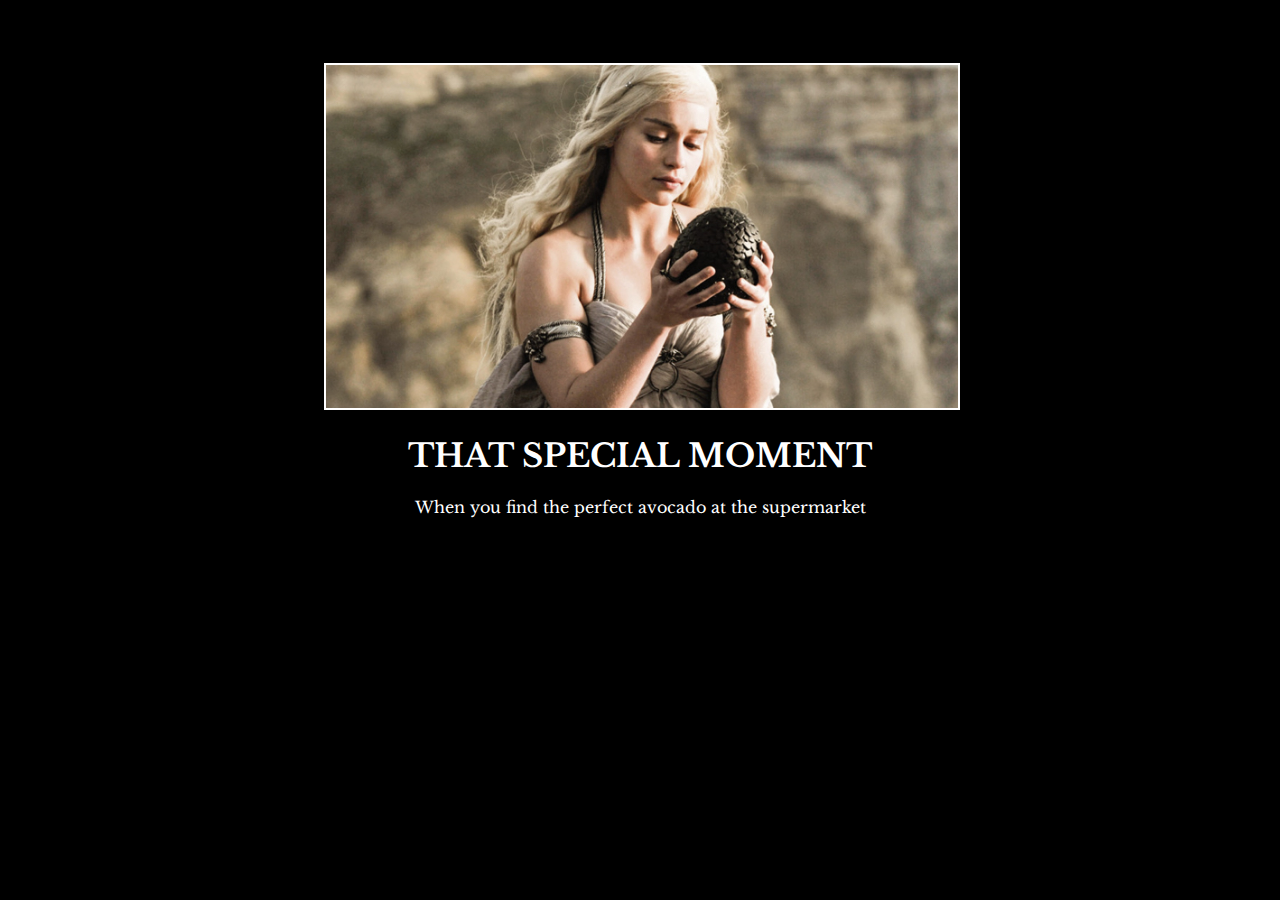
<file: assess/projects/6.4 Motivation Meme Project/index.html>
<!-- 
  TODO: Create a motivational post website.
Style it how ever you like. 
Look at the goal image for inspiration.
But it must have the following features:
1. The main h1 text should be using the Regular Libre Baskerville Font from Google Fonts:
  https://fonts.google.com/specimen/Libre+Baskerville
2. The text should be white and background black.
3. Add your own image into the images folder inside assets. It should have a 5px white border.
4. The text should be center aligned.
5. Create a div to contain the h1, p and img elements. Adjust the margins so that the image and text are centered on the page. 
  Hint: You horizontally center a div by giving it a width of 50% and a margin-left of 25%.
  Hint: Set the image to have a width of 100% so it fills the div. 
6. Read about the text-transform property on MDN docs to make the h1 uppercase with CSS.
  https://developer.mozilla.org/en-US/docs/Web/CSS/text-transform 
-->
<!DOCTYPE html>
<html lang="en">
<head>
  <link rel="stylesheet" href="style.css">
  <link rel="preconnect" href="https://fonts.googleapis.com">
  <link rel="preconnect" href="https://fonts.gstatic.com" crossorigin>
  <link href="https://fonts.googleapis.com/css2?family=Libre+Baskerville&display=swap" rel="stylesheet">
  <meta charset="UTF-8">
  <meta name="viewport" content="width=device-width, initial-scale=1.0">
  <title>Motivation meme</title>
</head>
<body>
  <div class="meme">
    <img src="assets/images/daenerys.jpeg" alt="meme">
    <h1>THAT SPECIAL MOMENT</h1>
    <p>When you find the perfect avocado at the supermarket</p>
  </div>
</body>
</html>
</file>
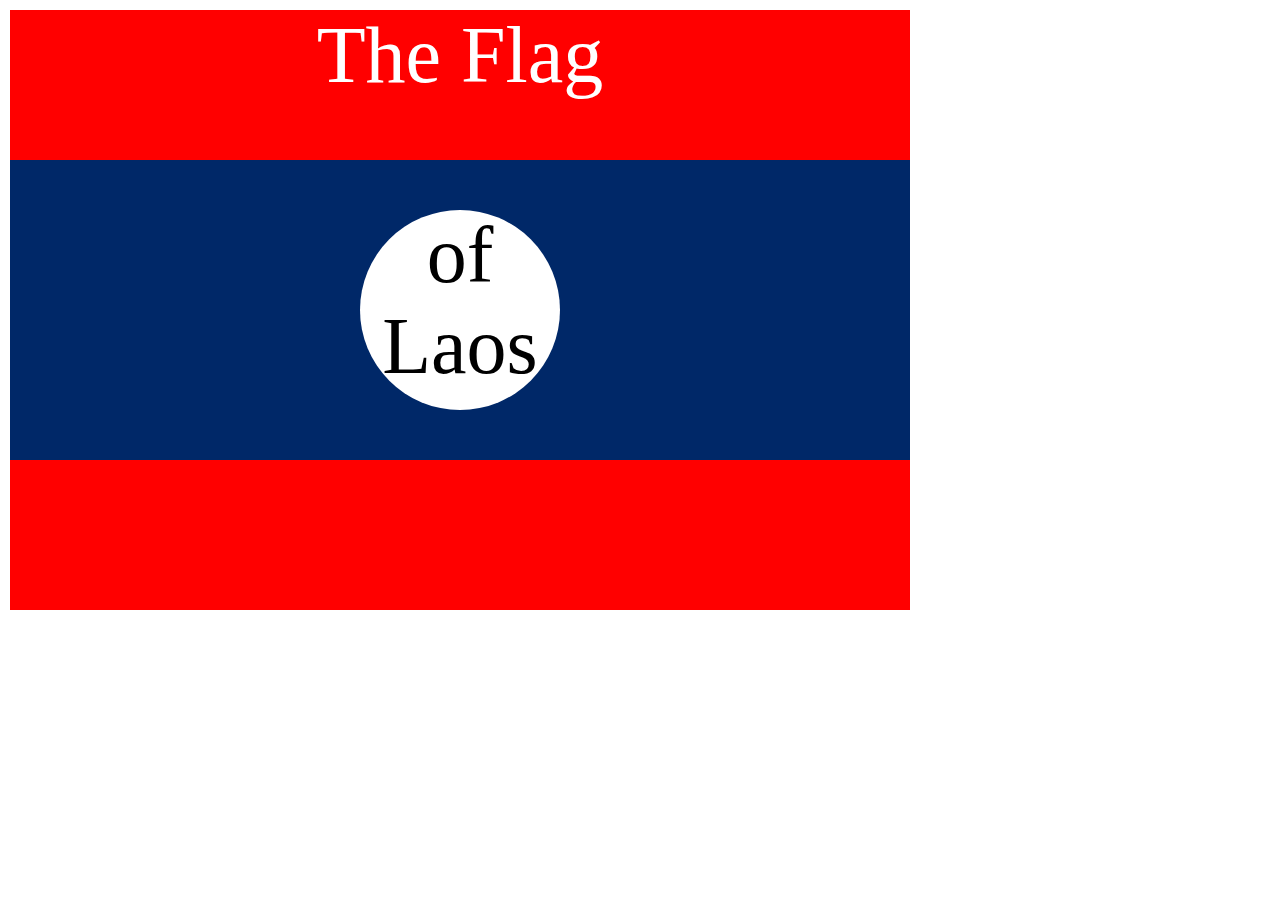
<file: assess/projects/7.3 CSS Flag Project/index.html>
<!DOCTYPE html>
<html lang="en">

<head>
  <meta charset="UTF-8">
  <title>CSS Flag Project</title>
  <style>
    /* Write your CSS Code here */
    .flag {
      background-color: red;
      height: 600px;
      width: 900px;
      border: 2px solid white;
      position: relative;
    }
    p {
      font-size: 5rem;
      color: white;
      text-align: center;
      padding: 0;
      margin: 0;
    }

    .flag>div div p {
      color: black;
    }
    .flag div {
      background-color: #002868;
      height: 300px;
      width: 100%;
      position: absolute;
      top: 150px;
    }
    .flag > div > div {
      background-color: white;
      position: absolute;

      height: 200px;
      width: 200px;
      border-radius: 50%;
      top: 50px;
      left: 350px;
    }

  </style>
</head>



<body>
  <div class="flag">
    <p>The Flag</p>
    <div>
      <div>
        <p>of Laos</p>
      </div>
    </div>
  </div>
</body>

</html>
</file>
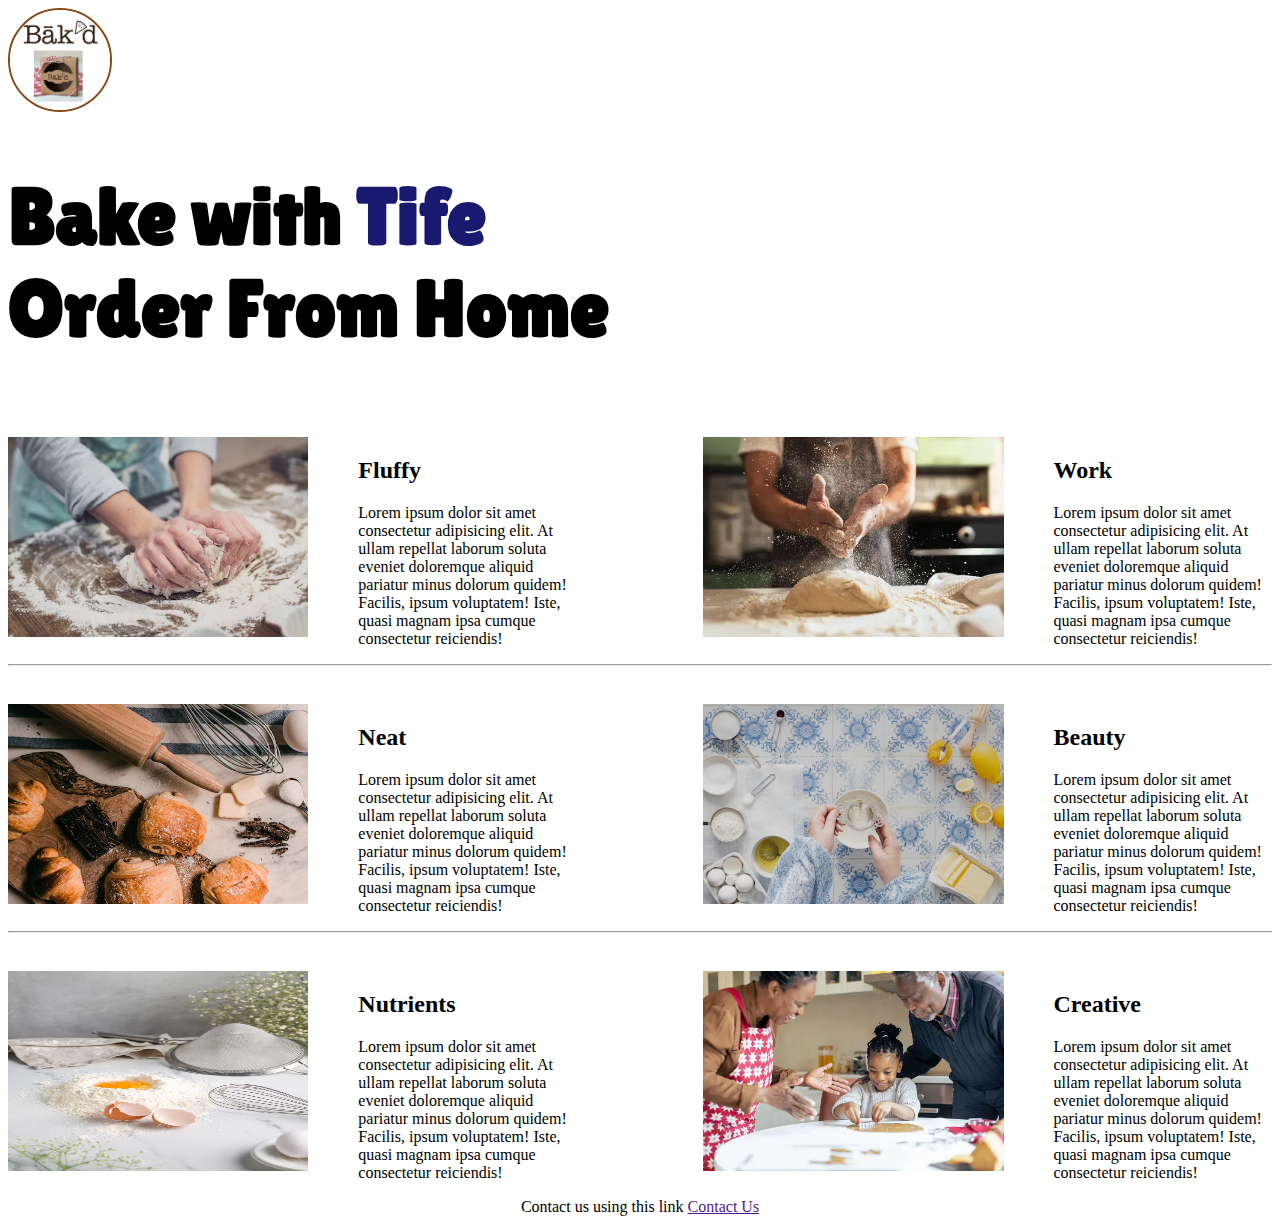
<file: assess/projects/Baking project/index.html>
<!DOCTYPE html>
<html lang="en">
<head>
    <meta charset="UTF-8">
    <meta name="viewport" content="width=device-width, initial-scale=1.0">
    <title>Baking</title>
    <link rel="stylesheet" href="style.css">
    <link rel="preconnect" href="https://fonts.googleapis.com">
<link rel="preconnect" href="https://fonts.gstatic.com" crossorigin>
<link href="https://fonts.googleapis.com/css2?family=Lilita+One&display=swap" rel="stylesheet">
</head>
<body>
    <div class="main">
        <img src="assests/images/attachment_86386929.avif" alt="logo" class="logo">
     <h1>Bake with <span class="tife">Tife</span> <br />
         Order From Home
    </h1>
    <div class="right card">
      <img src="assests/images/one.webp" alt="img1" class="tile-image">
      <h2>Work</h2>
      <p>Lorem ipsum dolor sit amet consectetur adipisicing elit. At ullam repellat laborum soluta eveniet doloremque aliquid pariatur minus dolorum quidem! Facilis, ipsum voluptatem! Iste, quasi magnam ipsa cumque consectetur reiciendis!</p>
    </div>
    <div class="left card">
        <img src="assests/images/two.avif" alt="img1" class="tile-image">
        <h2>Fluffy</h2>
        <p>Lorem ipsum dolor sit amet consectetur adipisicing elit. At ullam repellat laborum soluta eveniet doloremque aliquid pariatur minus dolorum quidem! Facilis, ipsum voluptatem! Iste, quasi magnam ipsa cumque consectetur reiciendis!</p>
      </div>
      <hr class="hr" />
      <div class="right card">
        <img src="assests/images/three.avif" alt="img1" class="tile-image">
        <h2>Beauty</h2>
        <p>Lorem ipsum dolor sit amet consectetur adipisicing elit. At ullam repellat laborum soluta eveniet doloremque aliquid pariatur minus dolorum quidem! Facilis, ipsum voluptatem! Iste, quasi magnam ipsa cumque consectetur reiciendis!</p>
      </div>
      <div class="left card">
        <img src="assests/images/four.avif" alt="img1" class="tile-image">
        <h2>Neat</h2>
        <p>Lorem ipsum dolor sit amet consectetur adipisicing elit. At ullam repellat laborum soluta eveniet doloremque aliquid pariatur minus dolorum quidem! Facilis, ipsum voluptatem! Iste, quasi magnam ipsa cumque consectetur reiciendis!</p>
      </div>
      <hr class="hr" />
      <div class="right card">
        <img src="assests/images/five.webp" alt="img1" class="tile-image">
        <h2>Creative</h2>
        <p>Lorem ipsum dolor sit amet consectetur adipisicing elit. At ullam repellat laborum soluta eveniet doloremque aliquid pariatur minus dolorum quidem! Facilis, ipsum voluptatem! Iste, quasi magnam ipsa cumque consectetur reiciendis!</p>
      </div>
      <div class="left card">
        <img src="assests/images/six.avif" alt="img1" class="tile-image">
        <h2>Nutrients</h2>
        <p>Lorem ipsum dolor sit amet consectetur adipisicing elit. At ullam repellat laborum soluta eveniet doloremque aliquid pariatur minus dolorum quidem! Facilis, ipsum voluptatem! Iste, quasi magnam ipsa cumque consectetur reiciendis!</p>
      </div>
      <footer class="footer">
        Contact us using this link <a href="">Contact Us</a>
      </footer>
    </div>
</body>
</html>
</file>
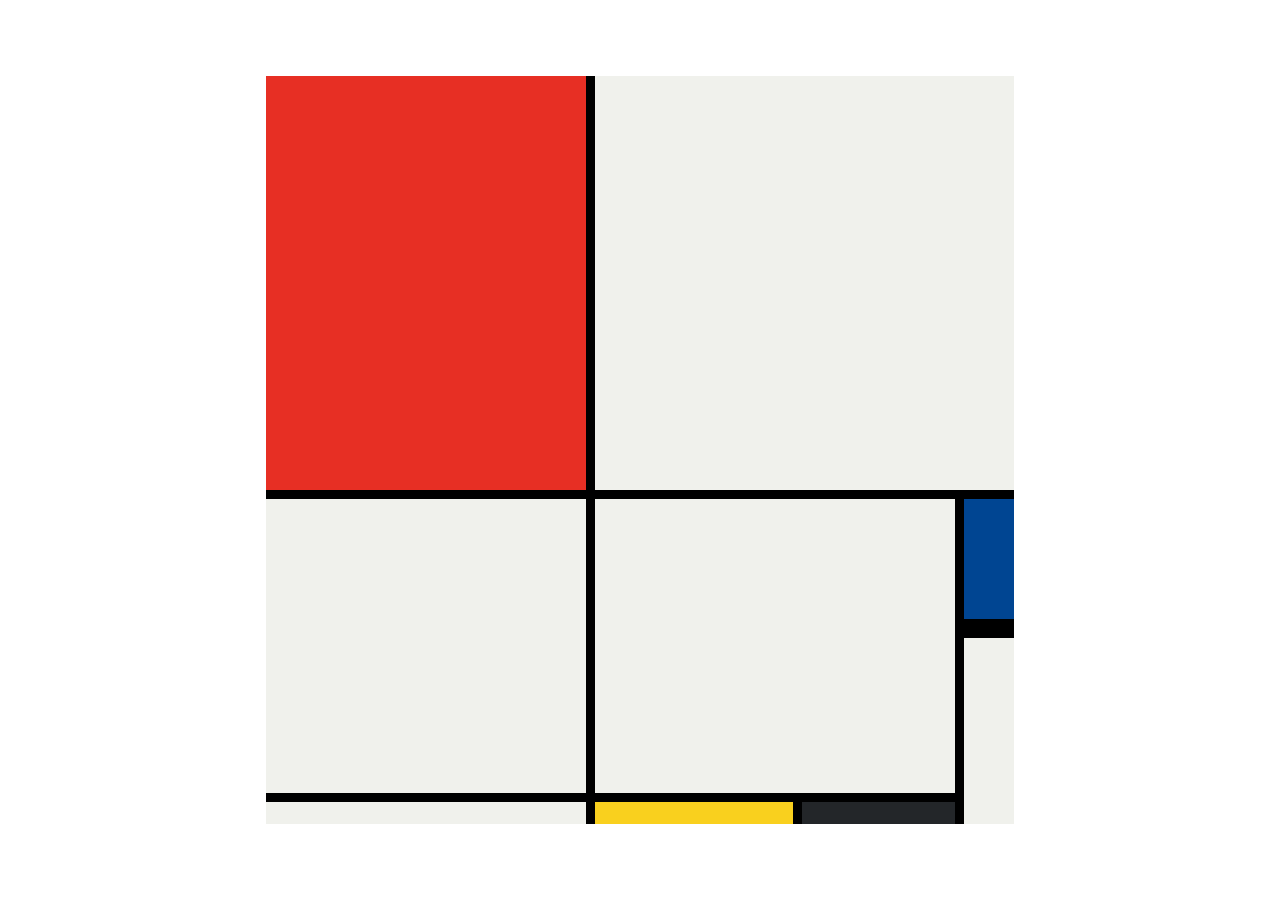
<file: assess/projects/10.3 Mondrian Project/solution.html>
<!DOCTYPE html>
<html lang="en">

<head>
  <meta charset="UTF-8">
  <meta name="viewport" content="width=device-width, initial-scale=1.0">
  <title>Mondrian Project</title>
  <style>
    /* 
    Write your CSS here 
    Line Colour: #000
    White: #F0F1EC
    Red: #E72F24
    Black: #232629
    Blue: #004592
    Yellow: #F9D01E
    */
    body {
      display: flex;
      justify-content: center;
      align-items: center;
      height: 100vh;
      margin: 0;
      padding: 0;
    }

    .container {
      height: 748px;
      width: 748px;
      display: grid;
      background-color: #000;
      grid-template-columns: 320px 198px 153px 50px;
      grid-template-rows: 414px 130px 155px 22px;
      gap: 9px;
    }

    .item {
      background-color: #F0F1EC;
    }

    .red {
      background-color: #E72F24;
    }

    .white1 {
      grid-column: span 3;
    }

    .white2 {
      grid-row: span 2;
    }

    .white3 {
      grid-area: 2 / 2 / 4 /4
    }

    .blue {
      background-color: #004592;
      border-bottom: 10px solid #000;
    }

    .white4 {
      grid-row: span 2;
    }

    .yellow {
      background-color: #F9D01E;
    }

    .black {
      background-color: #232629;
    }
  </style>
</head>

<body>
  <!-- Write your HTML here -->

  <div class="container">
    <div class="item red"></div>
    <div class="item white1"></div>
    <div class="item white2"></div>
    <div class="item white3"></div>

    <div class="item blue"></div>
    <div class="item white4"></div>

    <div class="item"></div>
    <div class="item yellow"></div>
    <div class="item black"></div>
  </div>
</body>

</html>
</file>
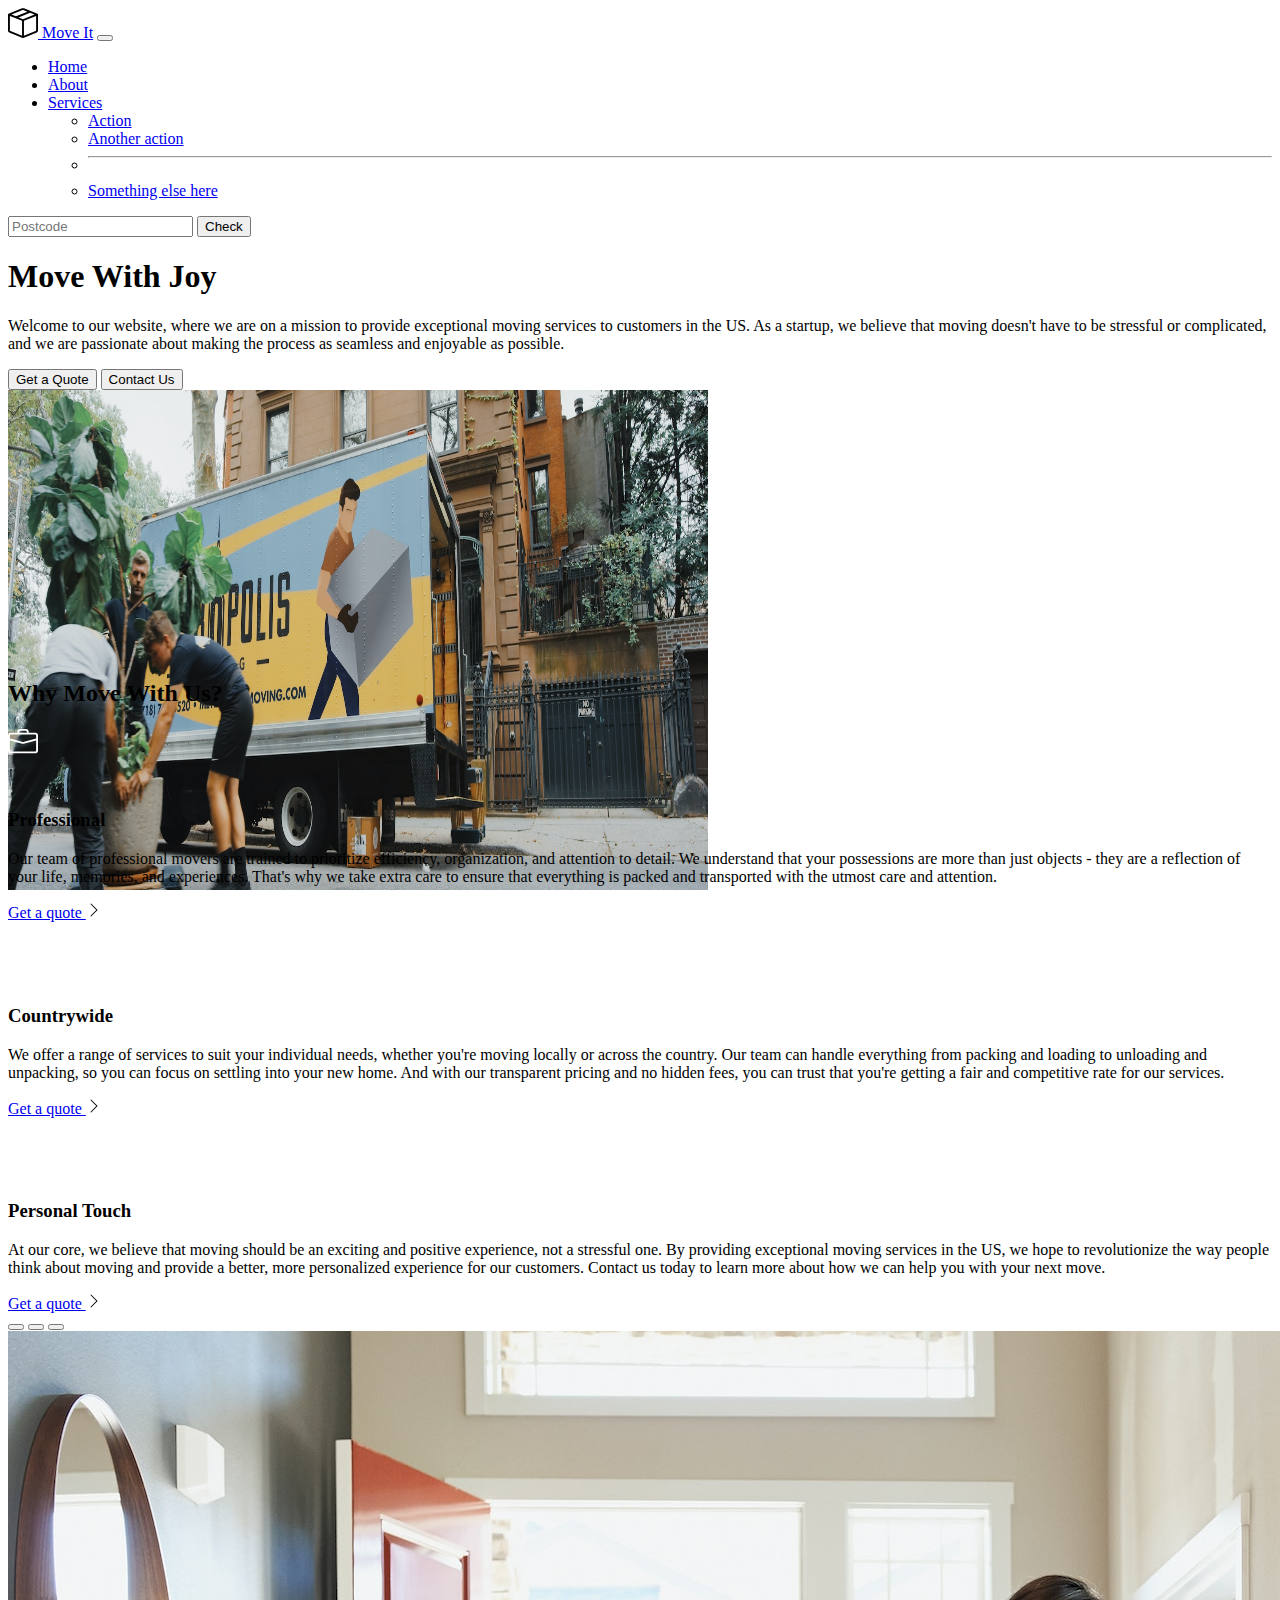
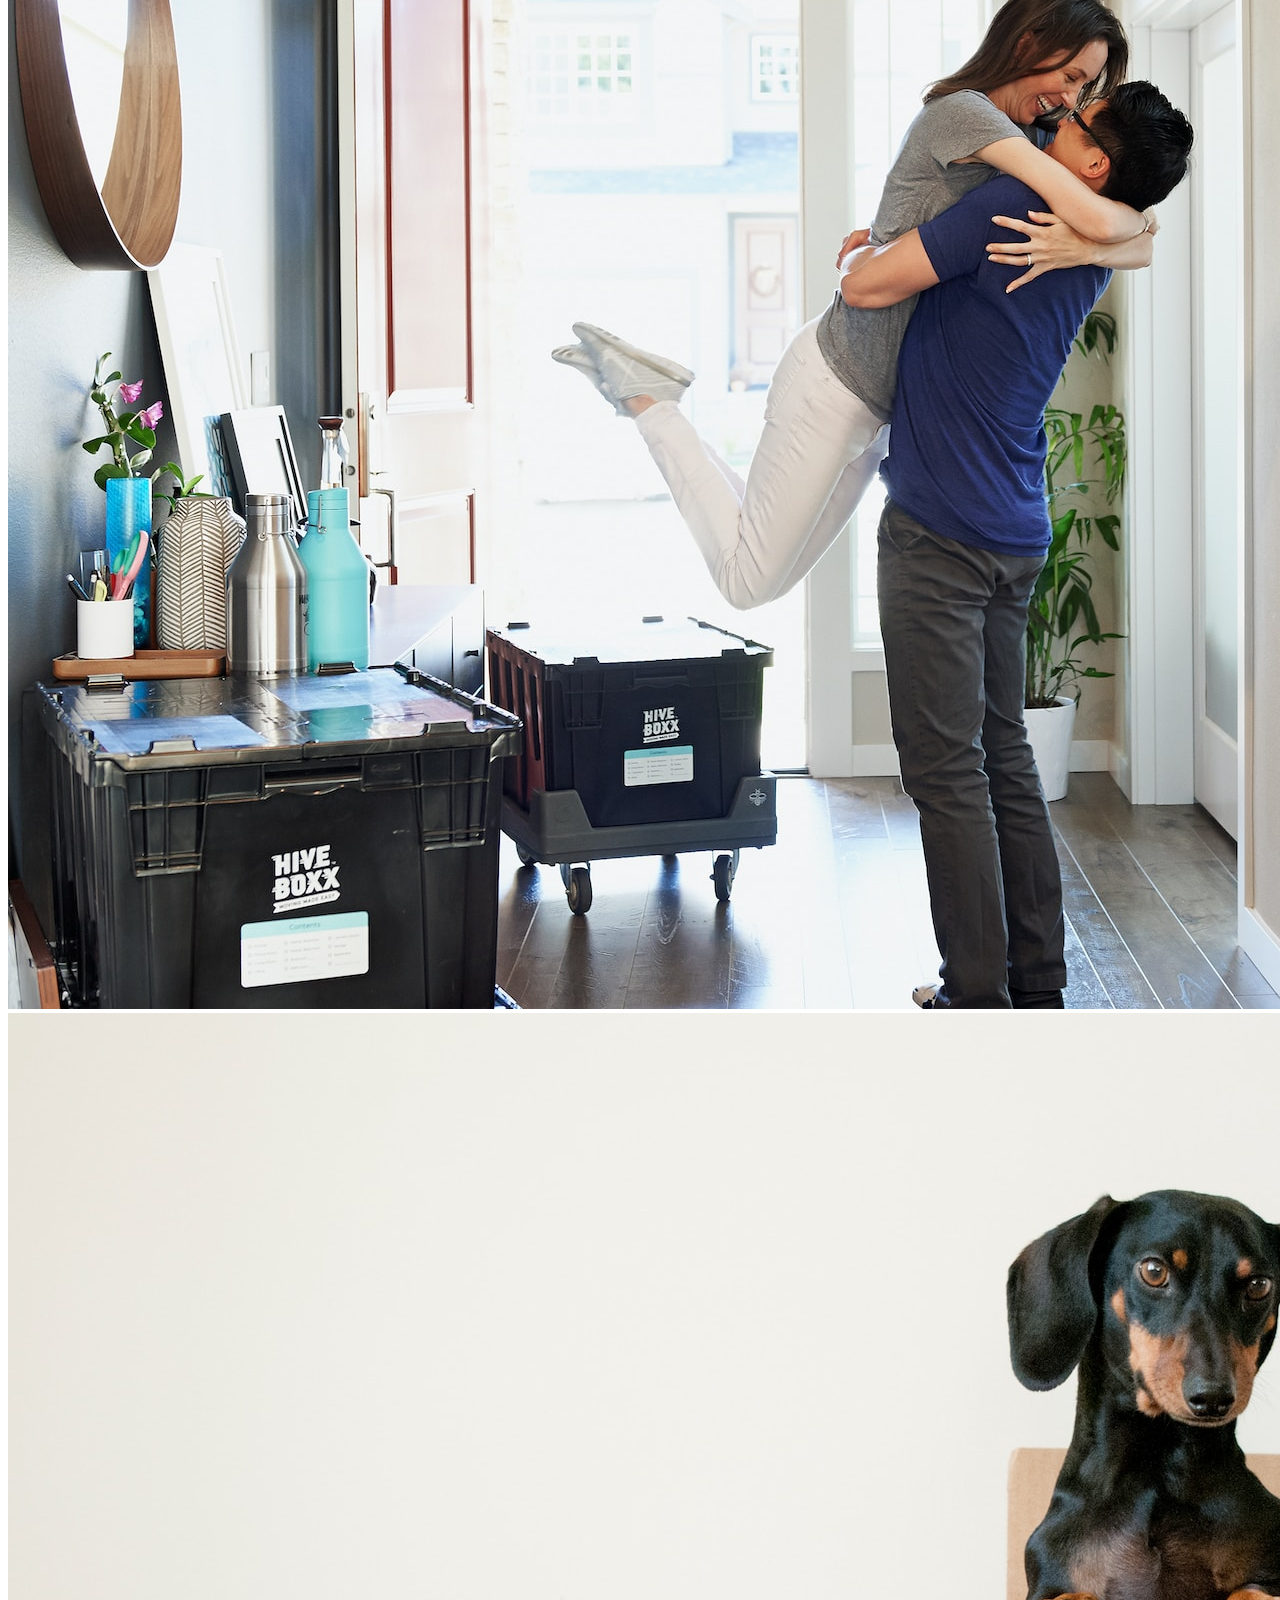
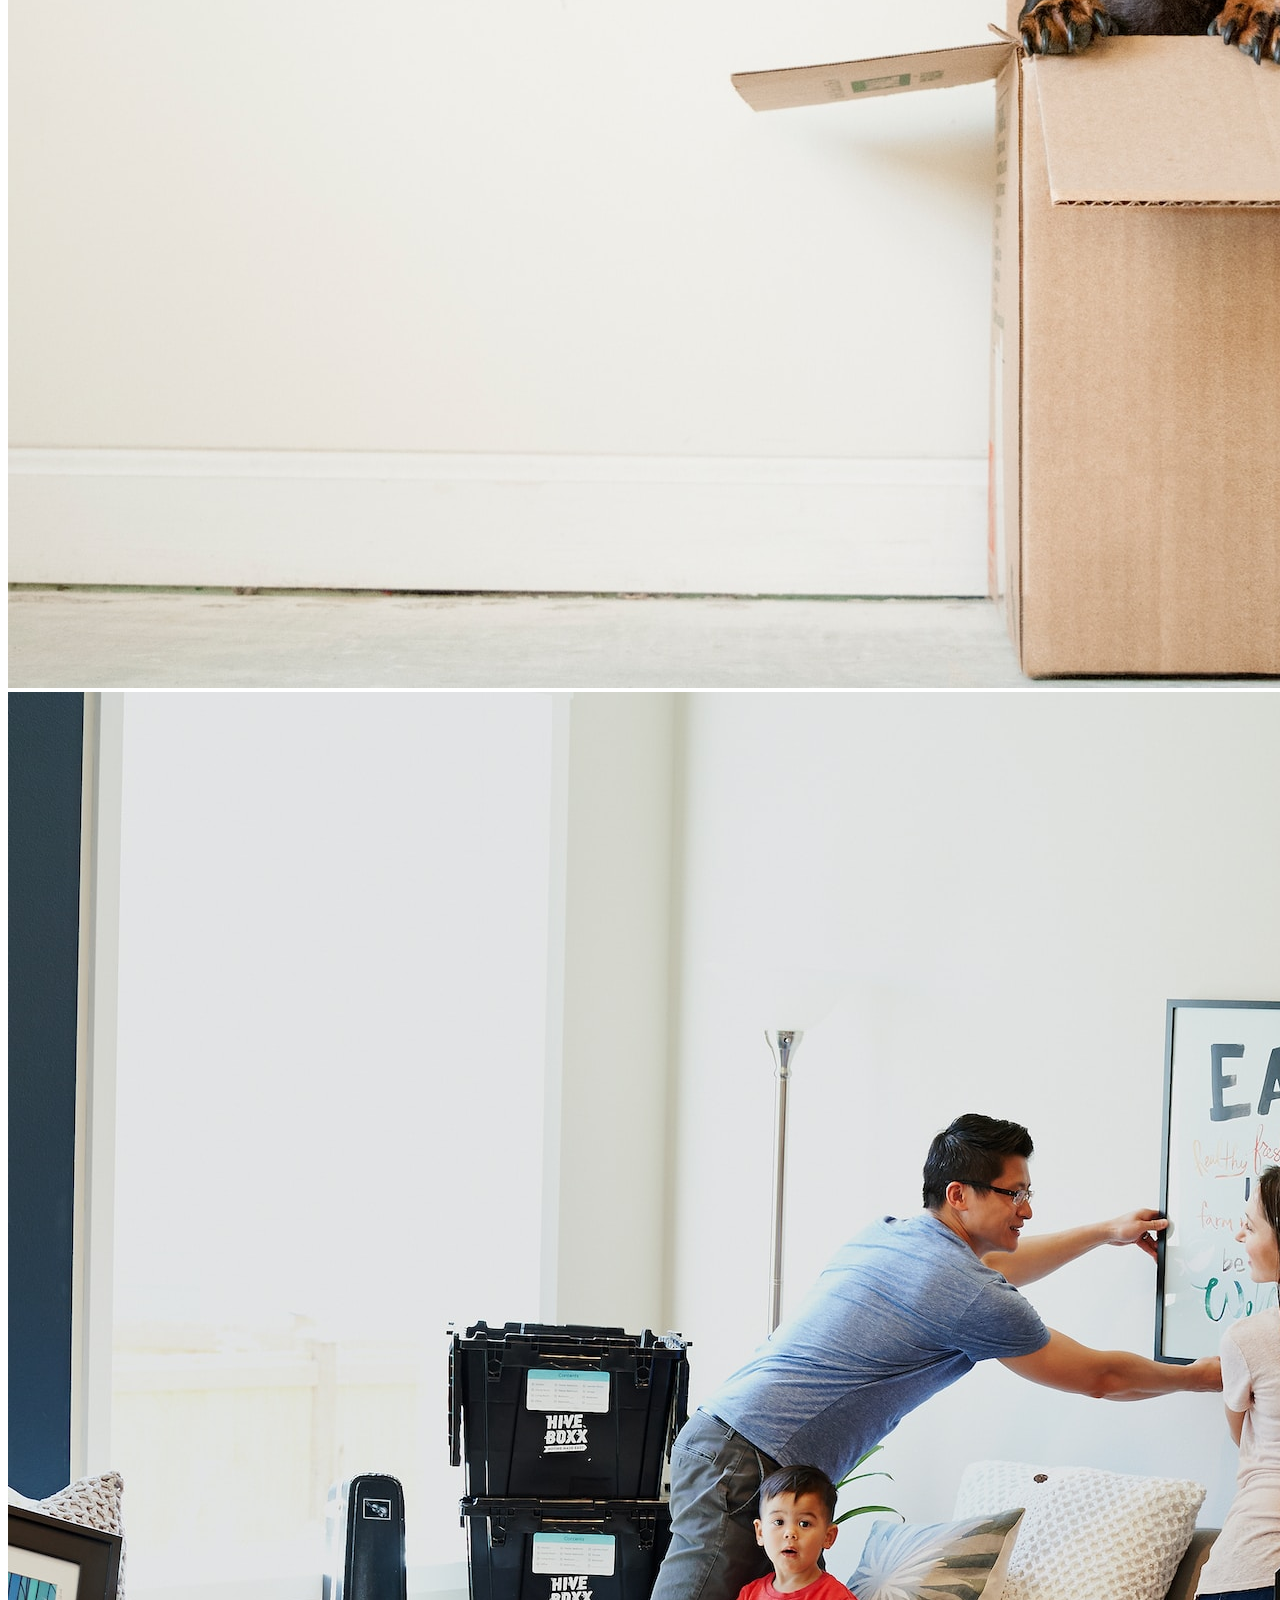
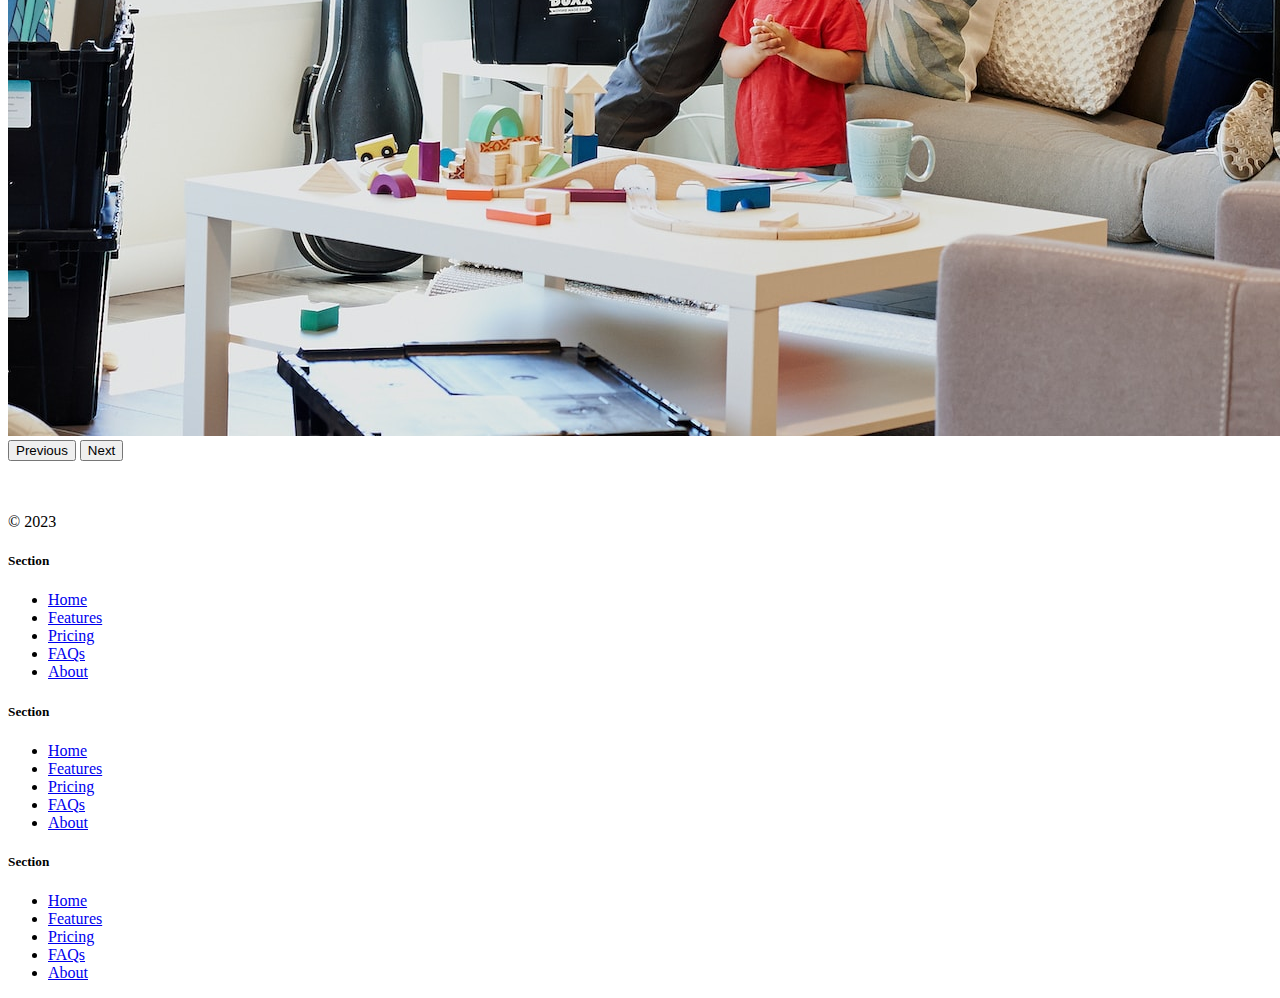
<file: assess/projects/11.2 Bootstrap Components/solution.html>
<!DOCTYPE html>
<html lang="en">

<head>
  <meta charset="UTF-8">
  <meta name="viewport" content="width=device-width, initial-scale=1.0">
  <title>Bootstrap Components</title>
  <link href="https://cdn.jsdelivr.net/npm/bootstrap@5.3.0-alpha2/dist/css/bootstrap.min.css" rel="stylesheet"
    integrity="sha384-aFq/bzH65dt+w6FI2ooMVUpc+21e0SRygnTpmBvdBgSdnuTN7QbdgL+OapgHtvPp" crossorigin="anonymous">
  <style>
    .feature-icon {
      width: 4rem;
      height: 4rem;
      border-radius: 0.75rem;
    }
  </style>
</head>

<body>

  <nav class="navbar navbar-expand-lg bg-body-tertiary">
    <div class="container-fluid">
      <a class="navbar-brand" href="#"><img src="./box-seam.svg" alt="moveit brand icon" height="30"> Move It</a>
      <button class="navbar-toggler" type="button" data-bs-toggle="collapse" data-bs-target="#navbarSupportedContent"
        aria-controls="navbarSupportedContent" aria-expanded="false" aria-label="Toggle navigation">
        <span class="navbar-toggler-icon"></span>
      </button>
      <div class="collapse navbar-collapse" id="navbarSupportedContent">
        <ul class="navbar-nav me-auto mb-2 mb-lg-0">
          <li class="nav-item">
            <a class="nav-link active" aria-current="page" href="#">Home</a>
          </li>
          <li class="nav-item">
            <a class="nav-link" href="#">About</a>
          </li>
          <li class="nav-item dropdown">
            <a class="nav-link dropdown-toggle" href="#" role="button" data-bs-toggle="dropdown" aria-expanded="false">
              Services
            </a>
            <ul class="dropdown-menu">
              <li><a class="dropdown-item" href="#">Action</a></li>
              <li><a class="dropdown-item" href="#">Another action</a></li>
              <li>
                <hr class="dropdown-divider">
              </li>
              <li><a class="dropdown-item" href="#">Something else here</a></li>
            </ul>
          </li>
        </ul>
        <form class="d-flex" role="search">
          <input class="form-control me-2" type="search" placeholder="Postcode" aria-label="Search">
          <button class="btn btn-outline-success" type="submit">Check</button>
        </form>
      </div>
    </div>
  </nav>


  <div class="px-4 pt-5 my-5 text-center border-bottom">
    <h1 class="display-4 fw-bold text-body-emphasis">Move With Joy</h1>
    <div class="col-lg-6 mx-auto">
      <p class="lead mb-4">Welcome to our website, where we are on a mission to provide exceptional moving services to
        customers in the US. As a
        startup, we believe that moving doesn't have to be stressful or complicated, and we are passionate about making
        the
        process as seamless and enjoyable as possible.
      </p>
      <div class="d-grid gap-2 d-sm-flex justify-content-sm-center mb-5">
        <button type="button" class="btn btn-primary btn-lg px-4 me-sm-3">Get a Quote</button>
        <button type="button" class="btn btn-outline-secondary btn-lg px-4">Contact Us</button>
      </div>
    </div>
    <div class="overflow-hidden" style="max-height: 30vh;">
      <div class="container px-5">
        <img src="./moving-van.jpg" class="img-fluid border rounded-3 shadow-lg mb-4" alt="Example image" width="700"
          height="500" loading="lazy">
      </div>
    </div>
  </div>

  <div class="container px-4 py-5" id="featured-3">
    <h2 class="pb-2 border-bottom">Why Move With Us?</h2>
    <div class="row g-4 py-5 row-cols-1 row-cols-lg-3">
      <div class="feature col">
        <div
          class="feature-icon d-inline-flex align-items-center justify-content-center text-bg-primary bg-gradient fs-2 mb-3">
          <img src="./briefcase.svg" alt="briefcase" height="30">
        </div>
        <h3 class="fs-2">Professional</h3>
        <p>Our team of professional movers are trained to prioritize efficiency, organization, and attention to detail.
          We
          understand that your possessions are more than just objects - they are a reflection of your life, memories,
          and
          experiences. That's why we take extra care to ensure that everything is packed and transported with the utmost
          care and
          attention.</p>
        <a href="#" class="icon-link">
          Get a quote
          <img src="./chevron-right.svg" alt="chevron-right">
        </a>
      </div>
      <div class="feature col">
        <div
          class="feature-icon d-inline-flex align-items-center justify-content-center text-bg-primary bg-gradient fs-2 mb-3">
          <img src="./bus-front.svg" alt="bus-front" height="30">
        </div>
        <h3 class="fs-2">Countrywide</h3>
        <p>We offer a range of services to suit your individual needs, whether you're moving locally or across the
          country. Our
          team can handle everything from packing and loading to unloading and unpacking, so you can focus on settling
          into your
          new home. And with our transparent pricing and no hidden fees, you can trust that you're getting a fair and
          competitive
          rate for our services.</p>
        <a href="#" class="icon-link">
          Get a quote
          <img src="./chevron-right.svg" alt="chevron-right">
        </a>
      </div>
      <div class="feature col">
        <div
          class="feature-icon d-inline-flex align-items-center justify-content-center text-bg-primary bg-gradient fs-2 mb-3">
          <img src="./chat-square-heart.svg" alt="chat-square-heart" height="30">
        </div>
        <h3 class="fs-2">Personal Touch</h3>
        <p>At our core, we believe that moving should be an exciting and positive experience, not a stressful one. By
          providing
          exceptional moving services in the US, we hope to revolutionize the way people think about moving and provide
          a better,
          more personalized experience for our customers. Contact us today to learn more about how we can help you with
          your next
          move.</p>
        <a href="#" class="icon-link">
          Get a quote
          <img src="./chevron-right.svg" alt="chevron-right">
        </a>
      </div>
    </div>
  </div>
  <div class="container">
    <div id="carouselExampleIndicators" class="carousel slide">
      <div class="carousel-indicators">
        <button type="button" data-bs-target="#carouselExampleIndicators" data-bs-slide-to="0" class="active"
          aria-current="true" aria-label="Slide 1"></button>
        <button type="button" data-bs-target="#carouselExampleIndicators" data-bs-slide-to="1"
          aria-label="Slide 2"></button>
        <button type="button" data-bs-target="#carouselExampleIndicators" data-bs-slide-to="2"
          aria-label="Slide 3"></button>
      </div>
      <div class="carousel-inner">
        <div class="carousel-item active">
          <img src="./couple.jpg" class="d-block w-100" alt="couple">
        </div>
        <div class="carousel-item">
          <img src="./dog.jpg" class="d-block w-100" alt="dog">
        </div>
        <div class="carousel-item">
          <img src="./family.jpg" class="d-block w-100" alt="family">
        </div>
      </div>
      <button class="carousel-control-prev" type="button" data-bs-target="#carouselExampleIndicators"
        data-bs-slide="prev">
        <span class="carousel-control-prev-icon" aria-hidden="true"></span>
        <span class="visually-hidden">Previous</span>
      </button>
      <button class="carousel-control-next" type="button" data-bs-target="#carouselExampleIndicators"
        data-bs-slide="next">
        <span class="carousel-control-next-icon" aria-hidden="true"></span>
        <span class="visually-hidden">Next</span>
      </button>
    </div>
  </div>

  <div class="container">
    <footer class="row row-cols-1 row-cols-sm-2 row-cols-md-5 py-5 my-5 border-top">
      <div class="col mb-3">
        <a href="/" class="d-flex align-items-center mb-3 link-body-emphasis text-decoration-none">
          <svg class="bi me-2" width="40" height="32">
            <use xlink:href="#bootstrap"></use>
          </svg>
        </a>
        <p class="text-body-secondary">© 2023</p>
      </div>

      <div class="col mb-3">

      </div>

      <div class="col mb-3">
        <h5>Section</h5>
        <ul class="nav flex-column">
          <li class="nav-item mb-2"><a href="#" class="nav-link p-0 text-body-secondary">Home</a></li>
          <li class="nav-item mb-2"><a href="#" class="nav-link p-0 text-body-secondary">Features</a></li>
          <li class="nav-item mb-2"><a href="#" class="nav-link p-0 text-body-secondary">Pricing</a></li>
          <li class="nav-item mb-2"><a href="#" class="nav-link p-0 text-body-secondary">FAQs</a></li>
          <li class="nav-item mb-2"><a href="#" class="nav-link p-0 text-body-secondary">About</a></li>
        </ul>
      </div>

      <div class="col mb-3">
        <h5>Section</h5>
        <ul class="nav flex-column">
          <li class="nav-item mb-2"><a href="#" class="nav-link p-0 text-body-secondary">Home</a></li>
          <li class="nav-item mb-2"><a href="#" class="nav-link p-0 text-body-secondary">Features</a></li>
          <li class="nav-item mb-2"><a href="#" class="nav-link p-0 text-body-secondary">Pricing</a></li>
          <li class="nav-item mb-2"><a href="#" class="nav-link p-0 text-body-secondary">FAQs</a></li>
          <li class="nav-item mb-2"><a href="#" class="nav-link p-0 text-body-secondary">About</a></li>
        </ul>
      </div>

      <div class="col mb-3">
        <h5>Section</h5>
        <ul class="nav flex-column">
          <li class="nav-item mb-2"><a href="#" class="nav-link p-0 text-body-secondary">Home</a></li>
          <li class="nav-item mb-2"><a href="#" class="nav-link p-0 text-body-secondary">Features</a></li>
          <li class="nav-item mb-2"><a href="#" class="nav-link p-0 text-body-secondary">Pricing</a></li>
          <li class="nav-item mb-2"><a href="#" class="nav-link p-0 text-body-secondary">FAQs</a></li>
          <li class="nav-item mb-2"><a href="#" class="nav-link p-0 text-body-secondary">About</a></li>
        </ul>
      </div>
    </footer>
  </div>
  <script src="https://cdn.jsdelivr.net/npm/bootstrap@5.3.0-alpha3/dist/js/bootstrap.bundle.min.js"
    integrity="sha384-ENjdO4Dr2bkBIFxQpeoTz1HIcje39Wm4jDKdf19U8gI4ddQ3GYNS7NTKfAdVQSZe"
    crossorigin="anonymous"></script>
</body>

</html>
</file>
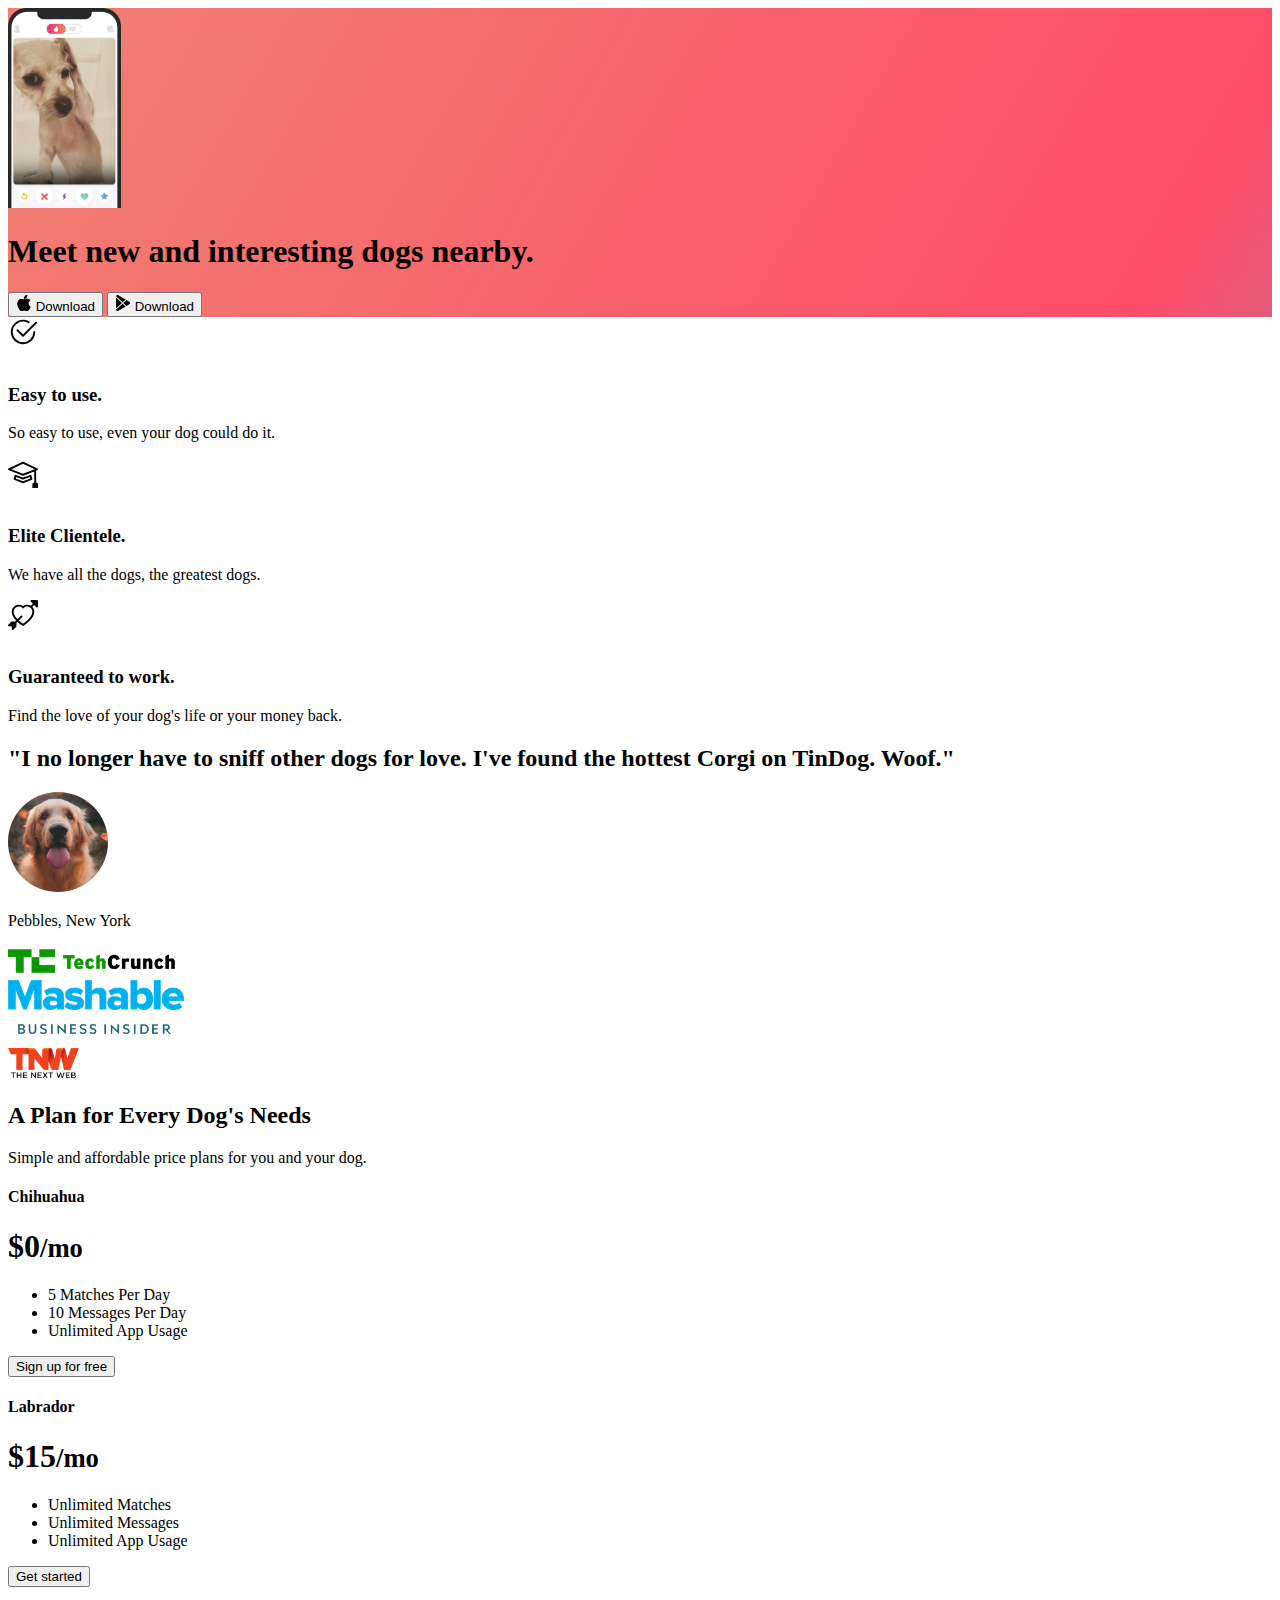
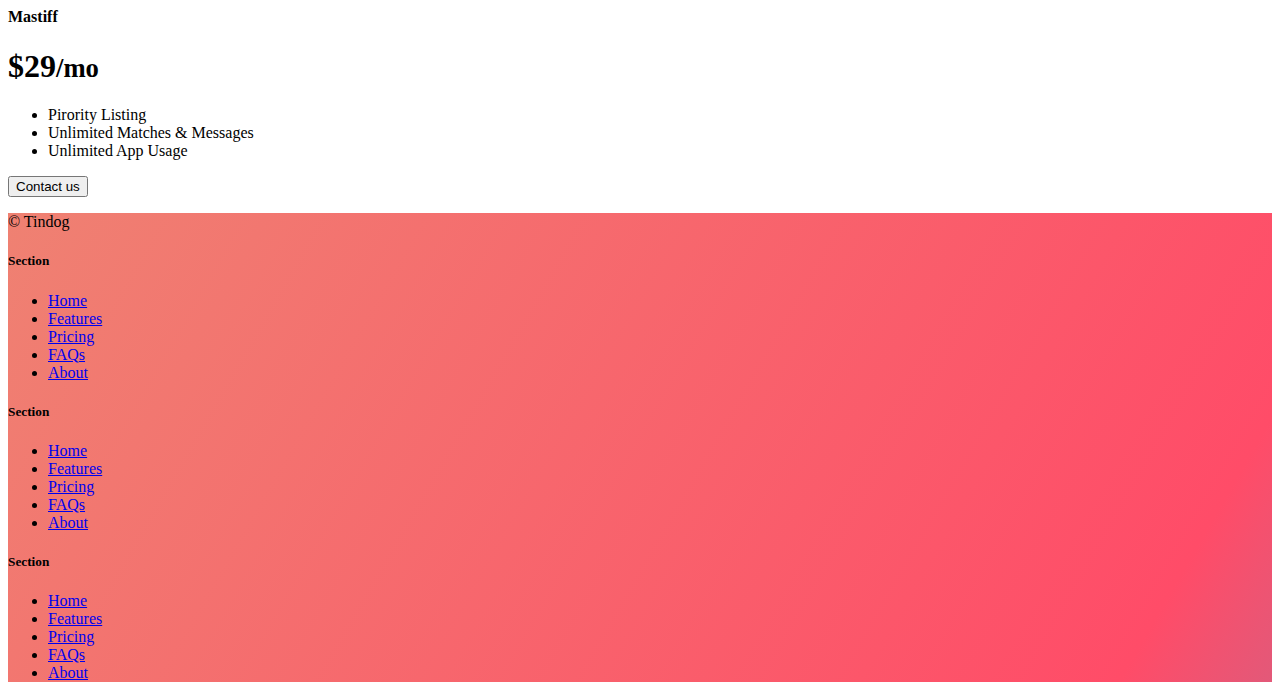
<file: assess/projects/11.3 TinDog Project/solution.html>
<!DOCTYPE html>
<html lang="en">

<head>
  <meta charset="UTF-8">
  <meta name="viewport" content="width=device-width, initial-scale=1.0">
  <title>TinDog</title>
  <link href="https://cdn.jsdelivr.net/npm/bootstrap@5.3.0-alpha3/dist/css/bootstrap.min.css" rel="stylesheet"
    integrity="sha384-KK94CHFLLe+nY2dmCWGMq91rCGa5gtU4mk92HdvYe+M/SXH301p5ILy+dN9+nJOZ" crossorigin="anonymous">
  <link rel="stylesheet" href="./css/solution.css">
</head>

<body>


  <!-- Title -->
  <section id="title" class="gradient-background">

    <div class="container col-xxl-8 px-4 pt-5">
      <div class="row flex-lg-row-reverse align-items-center g-5 pt-5">
        <div class="col-10 col-sm-8 col-lg-6">
          <img src="./images/iphone.png" class="d-block mx-lg-auto img-fluid" alt="Bootstrap Themes" height="200"
            loading="lazy">
        </div>
        <div class="col-lg-6">
          <h1 class="display-5 fw-bold text-body-emphasis lh-1 mb-3">Meet new and interesting dogs nearby.</h1>

          <div class="d-grid gap-2 d-md-flex justify-content-md-start">
            <button type="button" class="btn btn-light btn-lg px-4 me-md-2"><svg xmlns="http://www.w3.org/2000/svg"
                width="16" height="16" fill="currentColor" class="bi bi-apple mb-1" viewBox="0 0 16 16">
                <path
                  d="M11.182.008C11.148-.03 9.923.023 8.857 1.18c-1.066 1.156-.902 2.482-.878 2.516.024.034 1.52.087 2.475-1.258.955-1.345.762-2.391.728-2.43Zm3.314 11.733c-.048-.096-2.325-1.234-2.113-3.422.212-2.189 1.675-2.789 1.698-2.854.023-.065-.597-.79-1.254-1.157a3.692 3.692 0 0 0-1.563-.434c-.108-.003-.483-.095-1.254.116-.508.139-1.653.589-1.968.607-.316.018-1.256-.522-2.267-.665-.647-.125-1.333.131-1.824.328-.49.196-1.422.754-2.074 2.237-.652 1.482-.311 3.83-.067 4.56.244.729.625 1.924 1.273 2.796.576.984 1.34 1.667 1.659 1.899.319.232 1.219.386 1.843.067.502-.308 1.408-.485 1.766-.472.357.013 1.061.154 1.782.539.571.197 1.111.115 1.652-.105.541-.221 1.324-1.059 2.238-2.758.347-.79.505-1.217.473-1.282Z" />
                <path
                  d="M11.182.008C11.148-.03 9.923.023 8.857 1.18c-1.066 1.156-.902 2.482-.878 2.516.024.034 1.52.087 2.475-1.258.955-1.345.762-2.391.728-2.43Zm3.314 11.733c-.048-.096-2.325-1.234-2.113-3.422.212-2.189 1.675-2.789 1.698-2.854.023-.065-.597-.79-1.254-1.157a3.692 3.692 0 0 0-1.563-.434c-.108-.003-.483-.095-1.254.116-.508.139-1.653.589-1.968.607-.316.018-1.256-.522-2.267-.665-.647-.125-1.333.131-1.824.328-.49.196-1.422.754-2.074 2.237-.652 1.482-.311 3.83-.067 4.56.244.729.625 1.924 1.273 2.796.576.984 1.34 1.667 1.659 1.899.319.232 1.219.386 1.843.067.502-.308 1.408-.485 1.766-.472.357.013 1.061.154 1.782.539.571.197 1.111.115 1.652-.105.541-.221 1.324-1.059 2.238-2.758.347-.79.505-1.217.473-1.282Z" />
              </svg> Download</button>
            <button type="button" class="btn btn-outline-light btn-lg px-4"><svg xmlns="http://www.w3.org/2000/svg"
                width="16" height="16" fill="currentColor" class="bi bi-google-play mb-1" viewBox="0 0 16 16">
                <path
                  d="M14.222 9.374c1.037-.61 1.037-2.137 0-2.748L11.528 5.04 8.32 8l3.207 2.96 2.694-1.586Zm-3.595 2.116L7.583 8.68 1.03 14.73c.201 1.029 1.36 1.61 2.303 1.055l7.294-4.295ZM1 13.396V2.603L6.846 8 1 13.396ZM1.03 1.27l6.553 6.05 3.044-2.81L3.333.215C2.39-.341 1.231.24 1.03 1.27Z" />
              </svg> Download</button>
          </div>
        </div>
      </div>
    </div>
  </section>
  <!-- Features -->
  <section id="features">
    <div class="container mt-5">
      <div class="row g-4 py-5 row-cols-1 row-cols-lg-3">
        <div class="col d-flex align-items-start">
          <div
            class="icon-square text-body-emphasis bg-body-secondary d-inline-flex align-items-center justify-content-center fs-4 flex-shrink-0 me-3">
            <svg xmlns="http://www.w3.org/2000/svg" height="30" fill="currentColor" class="bi bi-check2-circle"
              viewBox="0 0 16 16">
              <path
                d="M2.5 8a5.5 5.5 0 0 1 8.25-4.764.5.5 0 0 0 .5-.866A6.5 6.5 0 1 0 14.5 8a.5.5 0 0 0-1 0 5.5 5.5 0 1 1-11 0z" />
              <path
                d="M15.354 3.354a.5.5 0 0 0-.708-.708L8 9.293 5.354 6.646a.5.5 0 1 0-.708.708l3 3a.5.5 0 0 0 .708 0l7-7z" />
            </svg>
          </div>
          <div>
            <h3 class="fs-2">Easy to use.</h3>
            <p>So easy to use, even your dog could do it.</p>

          </div>
        </div>
        <div class="col d-flex align-items-start">
          <div
            class="icon-square text-body-emphasis bg-body-secondary d-inline-flex align-items-center justify-content-center fs-4 flex-shrink-0 me-3">
            <svg xmlns="http://www.w3.org/2000/svg" height="30" fill="currentColor" class="bi bi-mortarboard"
              viewBox="0 0 16 16">
              <path
                d="M8.211 2.047a.5.5 0 0 0-.422 0l-7.5 3.5a.5.5 0 0 0 .025.917l7.5 3a.5.5 0 0 0 .372 0L14 7.14V13a1 1 0 0 0-1 1v2h3v-2a1 1 0 0 0-1-1V6.739l.686-.275a.5.5 0 0 0 .025-.917l-7.5-3.5ZM8 8.46 1.758 5.965 8 3.052l6.242 2.913L8 8.46Z" />
              <path
                d="M4.176 9.032a.5.5 0 0 0-.656.327l-.5 1.7a.5.5 0 0 0 .294.605l4.5 1.8a.5.5 0 0 0 .372 0l4.5-1.8a.5.5 0 0 0 .294-.605l-.5-1.7a.5.5 0 0 0-.656-.327L8 10.466 4.176 9.032Zm-.068 1.873.22-.748 3.496 1.311a.5.5 0 0 0 .352 0l3.496-1.311.22.748L8 12.46l-3.892-1.556Z" />
            </svg>
          </div>
          <div>
            <h3 class="fs-2">Elite Clientele.</h3>
            <p>We have all the dogs, the greatest dogs.</p>

          </div>
        </div>
        <div class="col d-flex align-items-start">
          <div
            class="icon-square text-body-emphasis bg-body-secondary d-inline-flex align-items-center justify-content-center fs-4 flex-shrink-0 me-3">
            <svg xmlns="http://www.w3.org/2000/svg" height="30" fill="currentColor" class="bi bi-arrow-through-heart"
              viewBox="0 0 16 16">
              <path fill-rule="evenodd"
                d="M2.854 15.854A.5.5 0 0 1 2 15.5V14H.5a.5.5 0 0 1-.354-.854l1.5-1.5A.5.5 0 0 1 2 11.5h1.793l.53-.53c-.771-.802-1.328-1.58-1.704-2.32-.798-1.575-.775-2.996-.213-4.092C3.426 2.565 6.18 1.809 8 3.233c1.25-.98 2.944-.928 4.212-.152L13.292 2 12.147.854A.5.5 0 0 1 12.5 0h3a.5.5 0 0 1 .5.5v3a.5.5 0 0 1-.854.354L14 2.707l-1.006 1.006c.236.248.44.531.6.845.562 1.096.585 2.517-.213 4.092-.793 1.563-2.395 3.288-5.105 5.08L8 13.912l-.276-.182a21.86 21.86 0 0 1-2.685-2.062l-.539.54V14a.5.5 0 0 1-.146.354l-1.5 1.5Zm2.893-4.894A20.419 20.419 0 0 0 8 12.71c2.456-1.666 3.827-3.207 4.489-4.512.679-1.34.607-2.42.215-3.185-.817-1.595-3.087-2.054-4.346-.761L8 4.62l-.358-.368c-1.259-1.293-3.53-.834-4.346.761-.392.766-.464 1.845.215 3.185.323.636.815 1.33 1.519 2.065l1.866-1.867a.5.5 0 1 1 .708.708L5.747 10.96Z" />
            </svg>
          </div>
          <div>
            <h3 class="fs-2">Guaranteed to work.</h3>
            <p>Find the love of your dog's life or your money back.</p>

          </div>
        </div>
      </div>
    </div>
  </section>
  <!-- Testimonial -->
  <section id="testimonial">
    <div class="my-5">
      <div class="p-5 text-center bg-body-tertiary">
        <div class="container py-5">
          <h2 class="text-body-emphasis">"I no longer have to sniff other dogs for love. I've found the hottest Corgi on
            TinDog. Woof."</h2>
          <img class="profile-img mt-5" src="./images/dog-img.jpg" alt="dog image">
          <p class="col-lg-8 mx-auto lead mt-2">
            Pebbles, New York
          </p>
        </div>

        <div class="container">
          <div class="row">
            <div class="col-lg-3 col-sm-12">
              <img src="./images/techcrunch.png" alt="techcrunch" height="30">
            </div>
            <div class="col-lg-3 col-sm-12">
              <img src="./images/mashable.png" alt="mashable" height="30">
            </div>
            <div class="col-lg-3 col-sm-12">
              <img src="./images/bizinsider.png" alt="bizinsider" height="30">
            </div>
            <div class="col-lg-3 col-sm-12">
              <img src="./images/tnw.png" alt="tnw" height="30">
            </div>
          </div>
        </div>
      </div>
    </div>
  </section>
  <!-- Pricing -->
  <section id="pricing">
    <div class="container">
      <div class="pricing-header p-3 pb-md-4 mx-auto text-center">
        <h2 class="display-4 fw-normal">A Plan for Every Dog's Needs</h2>
        <p class="fs-5 text-body-secondary">Simple and affordable price plans for you and your dog.
      </div>
      <div class="row row-cols-1 row-cols-md-3 mb-3 text-center">
        <div class="col">
          <div class="card mb-4 rounded-3 shadow-sm">
            <div class="card-header py-3">
              <h4 class="my-0 fw-normal">Chihuahua</h4>
            </div>
            <div class="card-body">
              <h1 class="card-title pricing-card-title">$0<small class="text-body-secondary fw-light">/mo</small></h1>
              <ul class="list-unstyled mt-3 mb-4">
                <li>5 Matches Per Day</li>
                <li>10 Messages Per Day</li>
                <li>Unlimited App Usage</li>
              </ul>
              <button type="button" class="w-100 btn btn-lg btn-outline-dark">Sign up for free</button>
            </div>
          </div>
        </div>
        <div class="col">
          <div class="card mb-4 rounded-3 shadow-sm">
            <div class="card-header py-3">
              <h4 class="my-0 fw-normal">Labrador</h4>
            </div>
            <div class="card-body">
              <h1 class="card-title pricing-card-title">$15<small class="text-body-secondary fw-light">/mo</small></h1>
              <ul class="list-unstyled mt-3 mb-4">
                <li>Unlimited Matches</li>
                <li>Unlimited Messages</li>
                <li>Unlimited App Usage</li>
              </ul>
              <button type="button" class="w-100 btn btn-lg btn-dark">Get started</button>
            </div>
          </div>
        </div>
        <div class="col">
          <div class="card mb-4 rounded-3 shadow-sm border-dark">
            <div class="card-header py-3 text-bg-dark border-dark">
              <h4 class="my-0 fw-normal">Mastiff</h4>
            </div>
            <div class="card-body">
              <h1 class="card-title pricing-card-title">$29<small class="text-body-secondary fw-light">/mo</small></h1>
              <ul class="list-unstyled mt-3 mb-4">
                <li>Pirority Listing</li>
                <li>Unlimited Matches & Messages</li>
                <li>Unlimited App Usage</li>
              </ul>
              <button type="button" class="w-100 btn btn-lg btn-dark">Contact us</button>
            </div>
          </div>
        </div>
      </div>
    </div>
  </section>
  <!-- Footer -->
  <section id="contact" class="gradient-background">
    <div class="container ">
      <footer class="row row-cols-1 row-cols-sm-2 row-cols-md-5 py-5 mt-5 border-top">
        <div class="col mb-3">

          <p class="text-body-secondary">© Tindog</p>
        </div>

        <div class="col mb-3">

        </div>

        <div class="col mb-3">
          <h5>Section</h5>
          <ul class="nav flex-column">
            <li class="nav-item mb-2"><a href="#" class="nav-link p-0 text-body-secondary">Home</a></li>
            <li class="nav-item mb-2"><a href="#" class="nav-link p-0 text-body-secondary">Features</a></li>
            <li class="nav-item mb-2"><a href="#" class="nav-link p-0 text-body-secondary">Pricing</a></li>
            <li class="nav-item mb-2"><a href="#" class="nav-link p-0 text-body-secondary">FAQs</a></li>
            <li class="nav-item mb-2"><a href="#" class="nav-link p-0 text-body-secondary">About</a></li>
          </ul>
        </div>

        <div class="col mb-3">
          <h5>Section</h5>
          <ul class="nav flex-column">
            <li class="nav-item mb-2"><a href="#" class="nav-link p-0 text-body-secondary">Home</a></li>
            <li class="nav-item mb-2"><a href="#" class="nav-link p-0 text-body-secondary">Features</a></li>
            <li class="nav-item mb-2"><a href="#" class="nav-link p-0 text-body-secondary">Pricing</a></li>
            <li class="nav-item mb-2"><a href="#" class="nav-link p-0 text-body-secondary">FAQs</a></li>
            <li class="nav-item mb-2"><a href="#" class="nav-link p-0 text-body-secondary">About</a></li>
          </ul>
        </div>

        <div class="col mb-3">
          <h5>Section</h5>
          <ul class="nav flex-column">
            <li class="nav-item mb-2"><a href="#" class="nav-link p-0 text-body-secondary">Home</a></li>
            <li class="nav-item mb-2"><a href="#" class="nav-link p-0 text-body-secondary">Features</a></li>
            <li class="nav-item mb-2"><a href="#" class="nav-link p-0 text-body-secondary">Pricing</a></li>
            <li class="nav-item mb-2"><a href="#" class="nav-link p-0 text-body-secondary">FAQs</a></li>
            <li class="nav-item mb-2"><a href="#" class="nav-link p-0 text-body-secondary">About</a></li>
          </ul>
        </div>
      </footer>
    </div>
  </section>
</body>

</html>
</file>
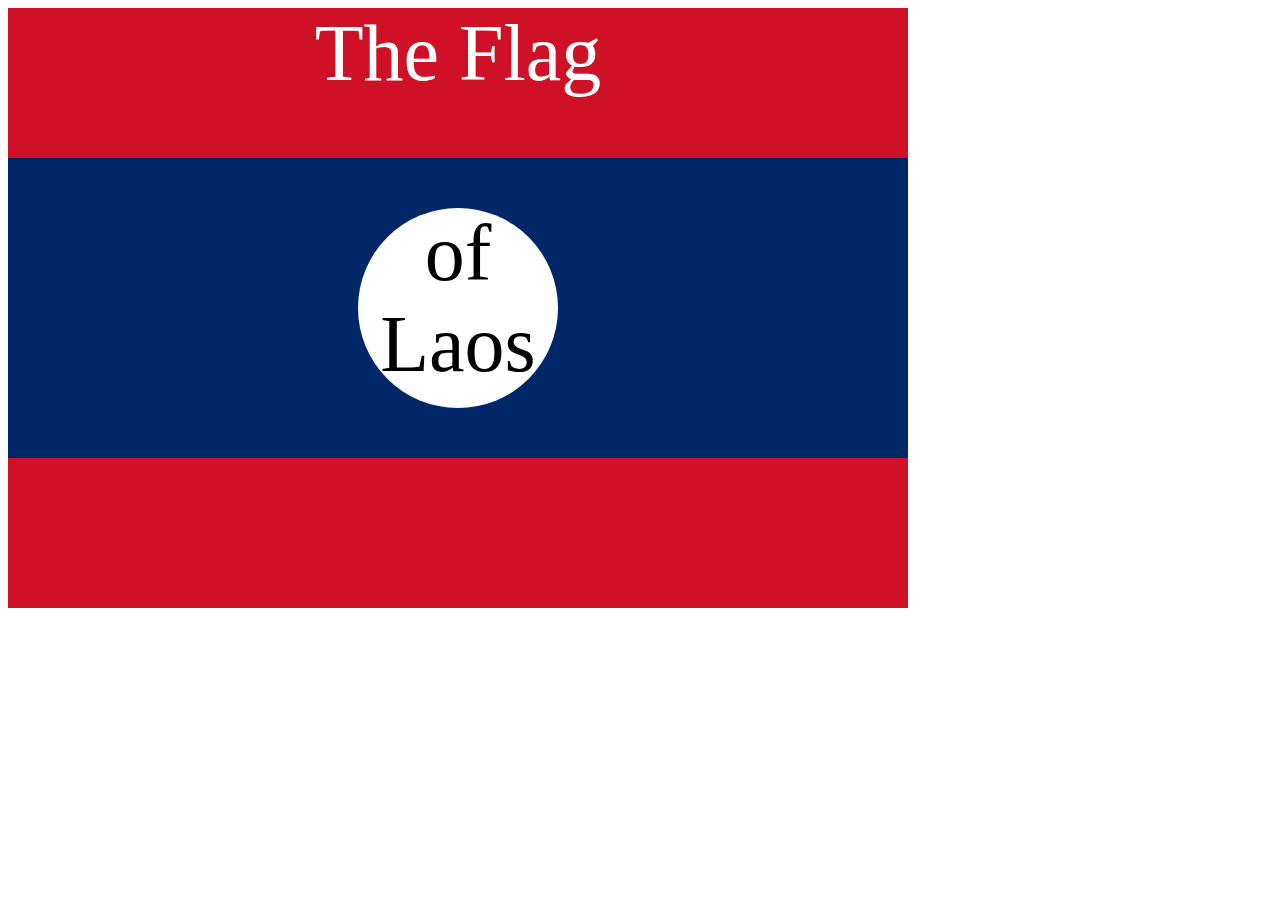
<file: assess/projects/7.3 CSS Flag Project/solution.html>
<!DOCTYPE html>
<html lang="en">

<head>
  <meta charset="UTF-8">
  <title>CSS Flag Project</title>
  <style>
    .flag {
      width: 900px;
      height: 600px;
      position: relative;
      background-color: #CE1126;

    }

    .flag > div {
      background-color: #002868;
      height: 300px;
      width: 100%;
      position: absolute;
      top: 150px;
    }

    .flag > div > div {
      background-color: white;
      position: absolute;

      height: 200px;
      width: 200px;
      border-radius: 50%;
      top: 50px;
      left: 350px;
    }

    p {
      font-size: 5rem;
      color: white;
      text-align: center;
      padding: 0;
      margin: 0;
    }

    .flag>div div p {
      color: black;
    }
  </style>
</head>

<body>
  <div class="flag">
    <p>The Flag</p>
    <div>
      <div>
        <p>of Laos</p>
      </div>
    </div>
  </div>
</body>

</html>
</file>
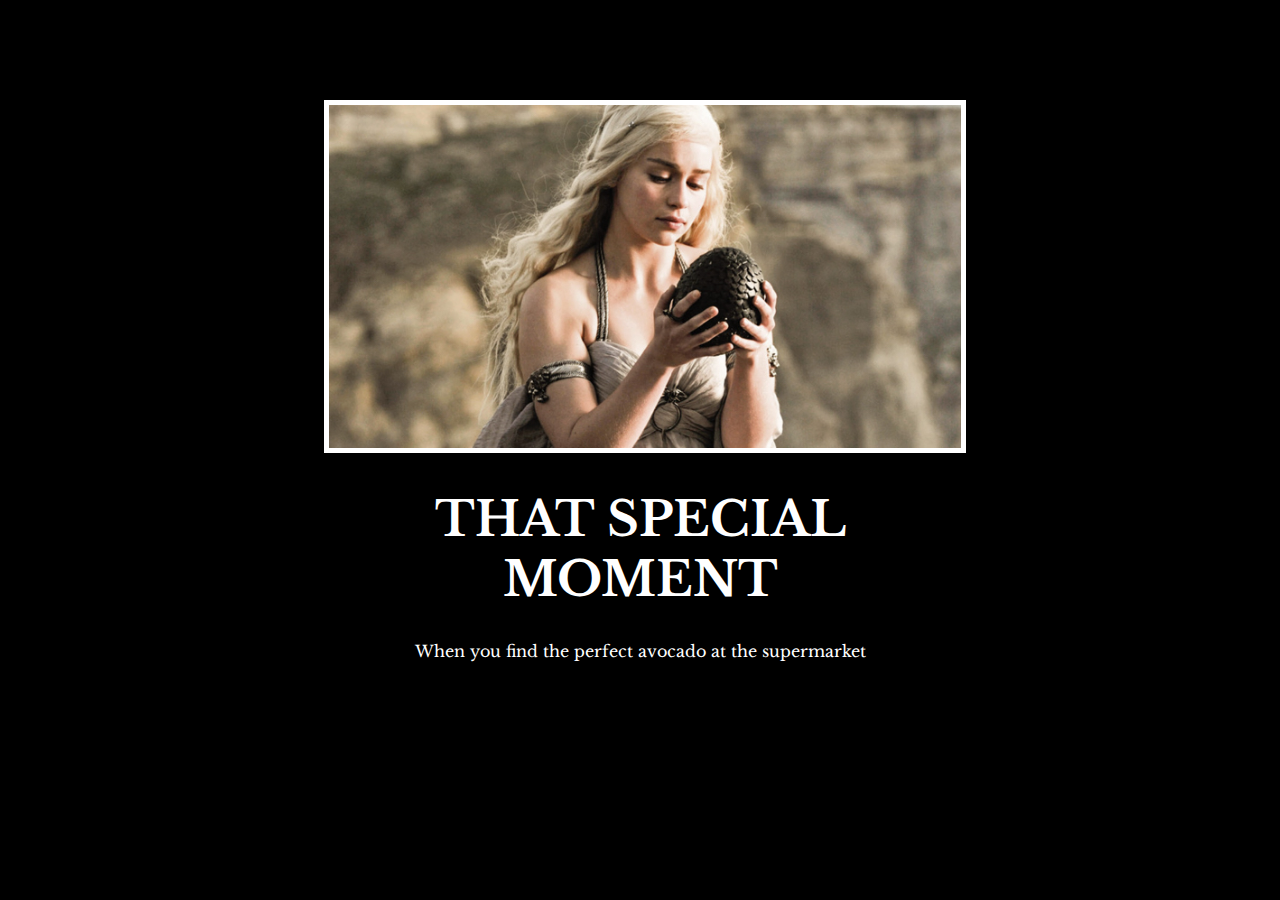
<file: assess/projects/6.4 Motivation Meme Project/solution/solution.html>
<!DOCTYPE html>
<html lang="en">

<head>
  <meta charset="UTF-8">
  <title>Motivation Meme</title>
  <link rel="stylesheet" href="./solution.css" />
  <link rel="preconnect" href="https://fonts.googleapis.com">
  <link rel="preconnect" href="https://fonts.gstatic.com" crossorigin>
  <link href="https://fonts.googleapis.com/css2?family=Libre+Baskerville&display=swap" rel="stylesheet">
</head>

<body>

  <div class="poster">
    <img class="motivation-img" src="./assets/images/daenerys.jpeg" src="daenerys with egg" />
    <h1>That Special Moment</h1>
    <p>When you find the perfect avocado at the supermarket</p>
  </div>
</body>

</html>
</file>
<file: style.css>
.nav {
    background-image: linear-gradient(to right, red, rgb(36, 2, 2));
    /* position: fixed;
    overflow: hidden; */
    width: 100%;
}

.nav ul  {
    display: flex;
    list-style: none;
    gap: 20px;
}

.nav ul li {
  align-items: flex-end;
}
.nav ul li a {
    text-decoration: none;
    padding: 20px;
    /* border: 2px solid white; */
    border-radius: 5px;
    margin-right: 5px;
    width: 90px;
    color: white;
    font-weight: bold; 
    margin-top: 20px;
    text-align: center;
}

.nav ul li a:hover {
    background-color: #EEEDED;
    color: #D71313;
}

.head {
    background-image: url(assess/images/bg2.webp);
    background-repeat: no-repeat;
    background-size: cover;
    height: 96vh;
    display: flex;
    flex-direction: column;
    justify-content: center;
    align-items: center;
}

.head h1 {
    font-family: 'Pacifico', cursive;
    font-size: 9rem;
    color: #EEEDED;
    align-self: center;
    margin-bottom: 20px;
    font-weight: normal;
    /* padding: 13rem 8rem 0 8rem; */
}

.head h2 {
    font-family: 'Cabin', sans-serif;
    color: #EEEDED;
    align-self: center;
    letter-spacing: 0.4;
    margin-top: 30px;
    font-size: 2.4rem;
}

.und {
    text-decoration: underline;
}

.absk {
    margin-top: 0;
    display: flex;
    gap: 20px;
    background-color: #EEEDED;
}

.div1 {
    display: flex;
    align-items: center;
    width: 45%;
}

.div1 img {
    margin-left: 20px;
    margin-right: 20px;
    border-radius: 30px;
}

.div1 h3 {
    font-family: sans-serif;
    font-size: 2.5rem;
    font-weight: normal;
    text-align: center;
    color: #F0DE36;
}

.div1 p {
    text-align: center;
    font-size: 1.2rem;
    line-height: 2;
}

.div2 {
    display: flex;
    flex-direction: column;
    align-items: center;
    width: 55%; 
    margin-top: 40px;
}

.div2 h3 {
    font-family: sans-serif;
    font-weight: normal;
    font-size: 3rem;
    color: #F0DE36;
}

.skills-row1 {
    display: flex;
    margin-top: 50px;
}

.skills-row2 {
    display: flex;
    margin-top: 50px;
    margin-left: 30px;
}

.skills-row1 p {
    margin-left: 20px;
}

.skills-row2 p {
    margin-left: 20px;
}

.skills-row1 h4 {
    margin-left: 20px;
    font-family: 'Cabin', sans-serif;
    font-size: 1.2rem;
    color: #F0DE36;
}

.skills-row2 h4 {
    margin-left: 20px;
    font-family: 'Cabin', sans-serif;
    font-size: 1.2rem;
    color: #F0DE36;
}

.project {
    display: flex;
    flex-direction: column;
    align-items: center;
    margin-top: 50px;
}

.proj-row1 {
    display: flex;
    margin-top: 30px;
    margin-bottom: 20px;
    justify-content: center;
    gap: 20px;
}

.proj-row2 {
    display: flex;
    margin-top: 20px;
    margin-bottom: 20px;
    justify-content: center;
    gap: 20px;
}

.proj-row h3 {
    font-family: sans-serif;
    font-weight: normal;
    font-size: 3rem;
    color: #F0DE36;
    margin-bottom: 30px;
}

.card {
    box-shadow: 0 4px 8px 0 rgba(0,0,0,0.2);
    transition: 0.3s;
    width: 30%;
    border-radius: 5px;
  }
  
  .card-img {
    border-radius: 5px 5px 0 0;
    opacity: 0.9;
  }
  
  .container {
    padding: 8px 16px;
  }

.container a {
    text-decoration: none;
    background-color: #EEEDED;
    color: black;
    padding: 5px 15px 5px 15px;
    border-radius: 20px;
}

.container a:hover {
    background-color: #cfcece;
    padding: 7px 17px 7px 17px;
}

  .contact-me {
    display: flex;
    flex-direction: column;
    margin-top: 50px;
    background-color: #EEEDED;
}

.contact-me * {
    align-self: center;
}

.contact-me h3 {
    font-family: sans-serif;
    font-weight: normal;
    font-size: 3rem;
    color: #F0DE36;
    margin-top: 30px;
    margin-bottom: 30px;
}

.contact-me p {
    line-height: 2;
    text-align: center;
    margin-top: 30px;
}

.contact-me a {
    text-decoration: none;
    color: white;
    background-color: #F0DE36;
    padding: 20px;
    border-radius: 10px;
    margin-top: 20px;
    margin-bottom: 20px;
}

.contact-me a:hover {
    background-color: #d6c422;
}

.footer {
    display: flex;
    flex-direction: column;
    background-image: linear-gradient(to right, red, rgb(36, 2, 2));
    height: auto;
}

.footer * {
    align-self: center;
}

.nav-d {
    margin-top: 50px;
}

.nav-d a {
    text-decoration: none;
    display: inline-block;
    padding-right: 30px;
    font-family: sans-serif;
    color: #EEEDED;
}

.footer p {
    color: #EEEDED;
    margin-bottom: 70px;
    margin-top: 50px;
}

/* @media (max-width: 850px) and (max-height: 700px) {
    .nav {
        width: 100%;
    }
.nav ul {
    flex-wrap: nowrap;
}

    .nav ul li a {
        text-decoration: none;
        padding: 10px;
        border-radius: 5px;
        margin-right: 5px;
        /* width: 20px; 
        color: white;
        font-weight: normal; 
        margin-top: 8px;
        text-align: center;
    }
    
    .head {
        height: 20vh;
        width: 100%;
    }
    
    .head h1 {
        font-size: 2rem;
        margin-bottom: 10px;
    }
    
    .head h2 {
        margin-top: 20px;
        font-size: 1rem;
    }

    .absk {
        display: flex;
        flex-direction: column;
        align-items: center;
        width: 100%;
    } 

    .div1 {
        gap: 50px;
        width: 100%;
    }
    .div2 {
        width: 100%;
    }
} */
</file>
<file: assess/projects/11.3 TinDog Project/css/style.css>
.gradient-background {
  background: linear-gradient(300deg, #00bfff, #ff4c68, #ef8172);
  background-size: 180% 180%;
  animation: gradient-animation 18s ease infinite;
}

@keyframes gradient-animation {
  0% {
    background-position: 0% 50%;
  }
  50% {
    background-position: 100% 50%;
  }
  100% {
    background-position: 0% 50%;
  }
}

.icon-square {
  width: 3rem;
  height: 3rem;
  border-radius: 0.75rem;
}

.profile-img {
  height: 100px;
  border-radius: 50%;
}
</file>
<file: assess/projects/6.4 Motivation Meme Project/style.css>
body {
    background-color: black;
    color: white;
}
.meme {
    text-align: center;
    width: 50%;
    margin-left: 25%;
    margin-top: 5%;
    font-family: "Libre Baskerville", serif;
}
.meme img {
    width: 100%;
    border: 2px solid white;
}
</file>
<file: assess/projects/Baking project/style.css>
h1 {
    font-family: 'Lilita One', cursive;
    font-size: 5rem;
}

.tife {
    color: midnightblue;
}

.logo {
    width: 100px;
    border: 2px solid saddlebrown;
    border-radius: 50%;
}
.tile-image {
    height: 200px;
    width: 300.297px;
    float: left;
    margin-right: 50px;
}
.card {
    width: 45%;
}
.right {
    float: right;
    margin-top: 30px;
}
.left {
    float: left;
    margin-top: 30px;
}
.footer {
    clear: both;
    text-align: center;
    margin-top: 100px;
}
.hr {
    clear: both;
}

@media (max-width:680px) {
    .logo {
        width: 50px;
    border: 2px solid saddlebrown;
    border-radius: 50%;
    }
    h1 {
        font-family: 'Lilita One', cursive;
    font-size: 3.5rem;
    }
    .card img {
        display: inline;
        width: 100%;
        margin-bottom: 10px;
        object-fit: cover;

    }
    .card {
        display: block;
        width: 100%;
        text-align: justify;
    }
}
</file>
<file: assess/projects/11.3 TinDog Project/css/solution.css>
.gradient-background {
  background: linear-gradient(300deg, #00bfff, #ff4c68, #ef8172);
  background-size: 180% 180%;
  animation: gradient-animation 18s ease infinite;
}

@keyframes gradient-animation {
  0% {
    background-position: 0% 50%;
  }
  50% {
    background-position: 100% 50%;
  }
  100% {
    background-position: 0% 50%;
  }
}

.icon-square {
  width: 3rem;
  height: 3rem;
  border-radius: 0.75rem;
}

.profile-img {
  border-radius: 50%;
  height: 100px;
}
</file>
<file: assess/projects/6.4 Motivation Meme Project/solution/solution.css>
body {
  background-color: black;
}
h1 {
  text-transform: uppercase;
  font-size: 3rem;
}

.poster {
  width: 50%;
  margin-left: 25%;
  margin-top: 100px;
  color: white;
  font-family: "Libre Baskerville", serif;
  text-align: center;
}

.motivation-img {
  border: 5px solid white;
  width: 100%;
}
</file>
